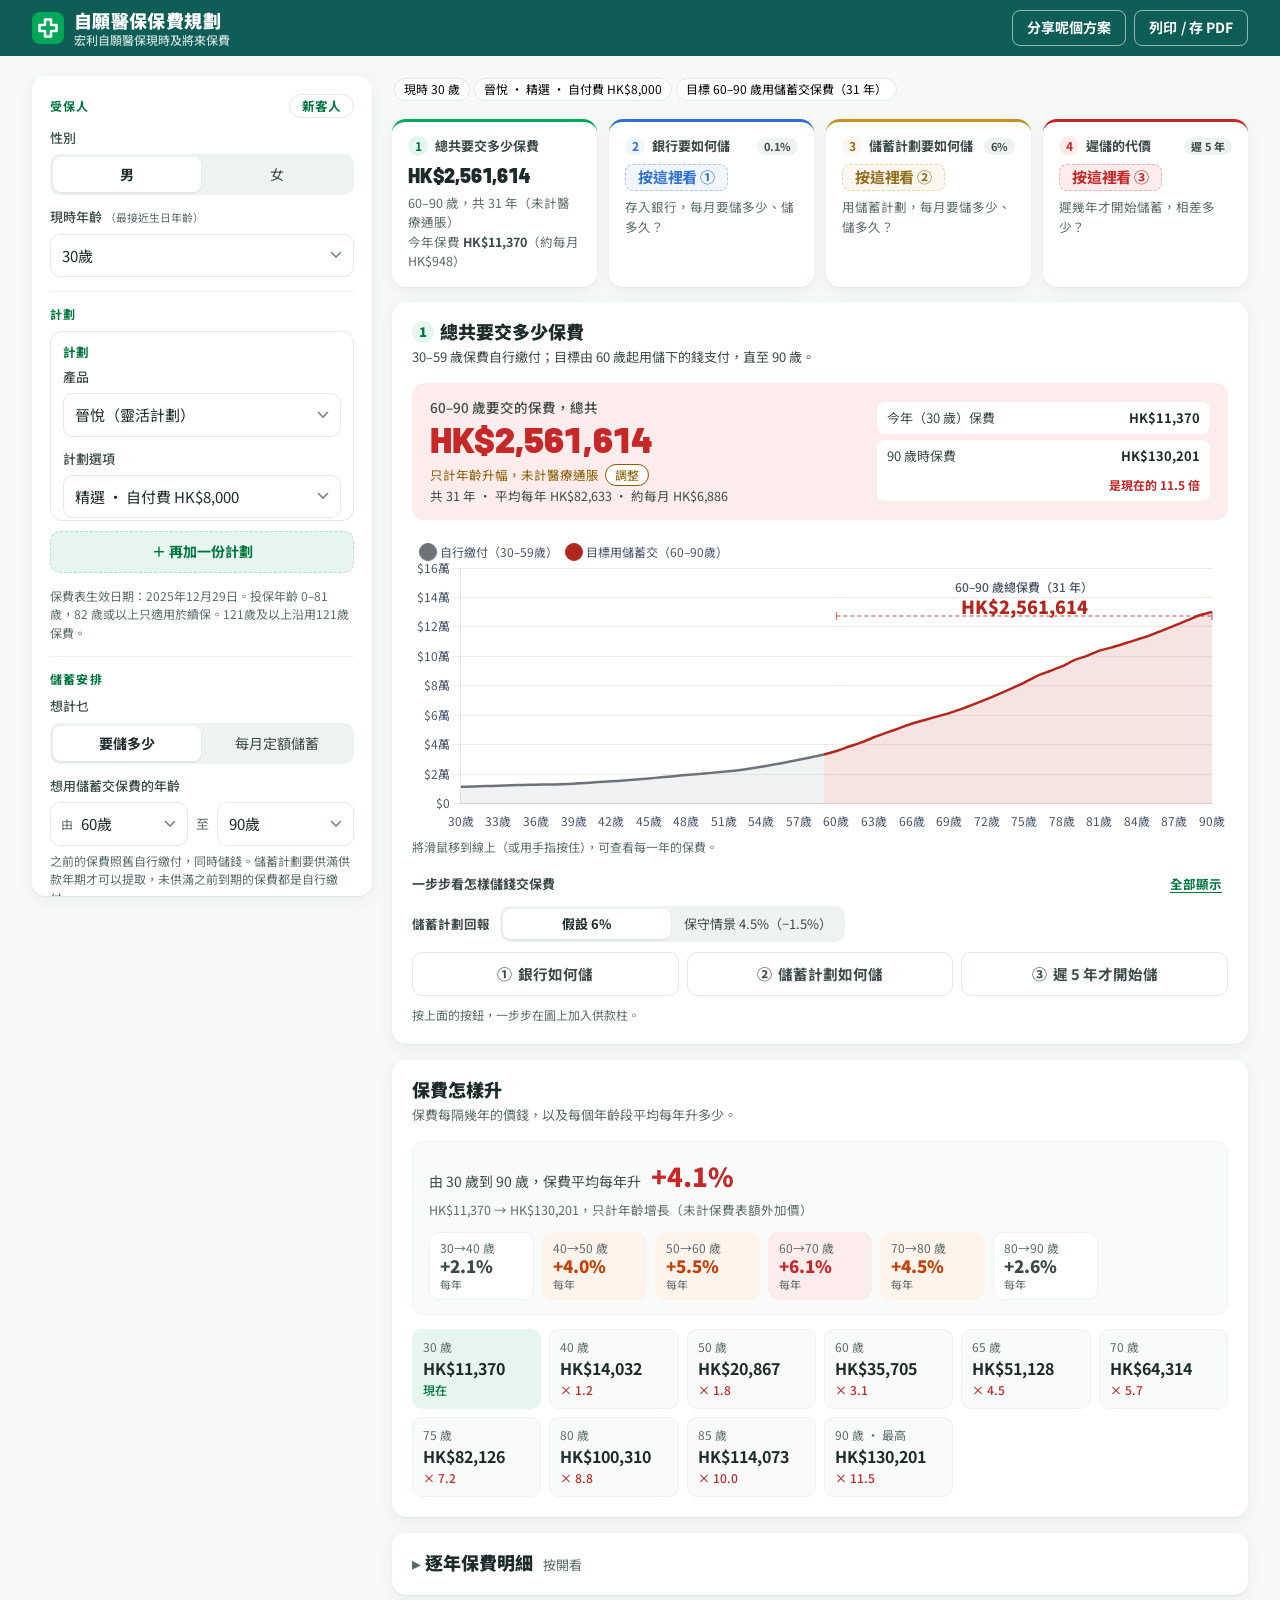
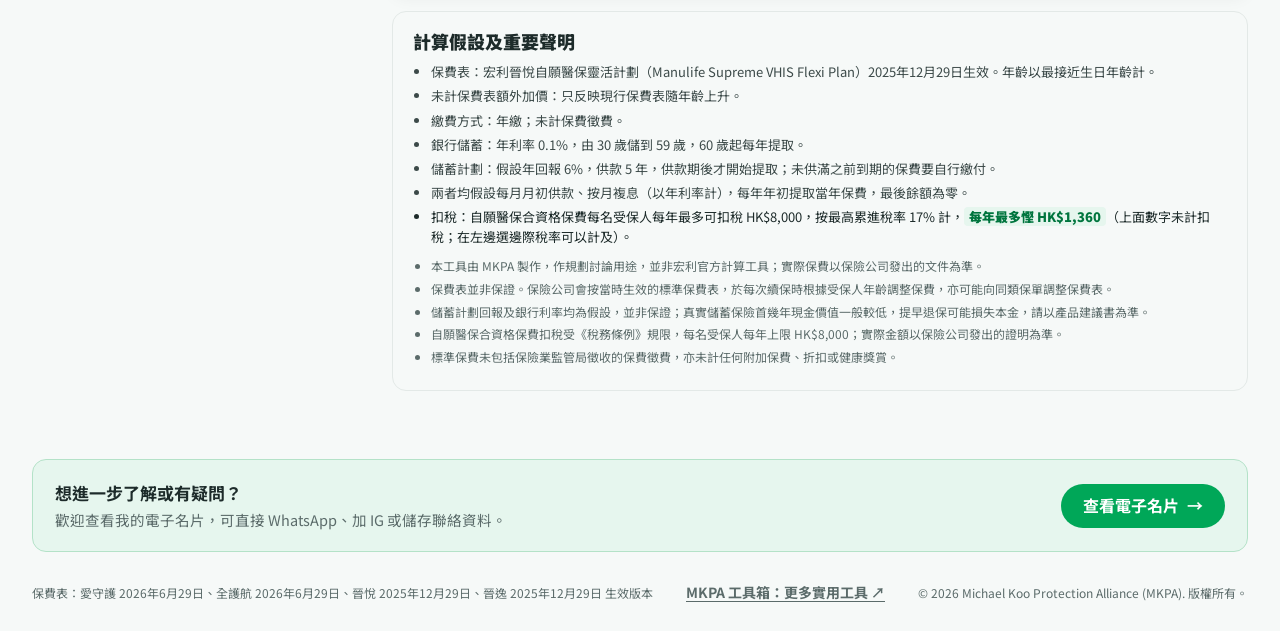
<file: index.html>
<!DOCTYPE html>
<html lang="zh-Hant-HK">
<head>
  <meta charset="UTF-8">
  <meta name="viewport" content="width=device-width, initial-scale=1.0">
  <title>自願醫保保費規劃</title>
<meta name="theme-color" content="#0E5E57">
<link rel="icon" href="favicon.ico" sizes="32x32">
<link rel="icon" href="favicon.svg" type="image/svg+xml">
<link rel="apple-touch-icon" href="apple-touch-icon.png">
<link rel="manifest" href="site.webmanifest">
<link rel="preconnect" href="https://fonts.googleapis.com">
<link rel="preconnect" href="https://fonts.gstatic.com" crossorigin>
<link href="https://fonts.googleapis.com/css2?family=Barlow:wght@500;600;700&family=Noto+Sans+HK:wght@400;500;700;900&display=swap" rel="stylesheet">
  <meta name="description" content="宏利自願醫保：現時保費、將來保費、要儲多少、遲儲的代價">
  <link rel="stylesheet" href="css/style.css">
</head>
<body>
  <header class="topbar mk-header">
    <div class="wrap topbar__inner">
      <div class="topbar__brand">
        <img class="mk-logo" src="favicon.svg" alt="" width="32" height="32">
        <div class="mk-name"><h1>自願醫保保費規劃</h1><small class="mk-sub">宏利自願醫保現時及將來保費</small></div>
      </div>
      <div class="topbar__actions no-print">
        <button type="button" class="mk-share-btn" id="copyLink">分享<span class="mk-long">呢個方案</span></button>
        <button type="button" class="mk-print-btn" id="printBtn">列印<span class="mk-long"> / 存 PDF</span></button>
      </div>
    </div>
  </header>

  <main class="wrap layout">
    <!-- 輸入 -->
    <aside class="panel no-print" aria-label="輸入資料">
      <a class="jump" href="#results">看結果 ↓</a>
      <section class="group">
        <h2 class="group__title group__title--row"><span>受保人</span><button type="button" class="btn-new" id="newClientBtn">新客人</button></h2>
        <div class="field">
          <span class="label">性別</span>
          <div class="seg" role="radiogroup" id="genderSeg">
            <button type="button" role="radio" data-value="M" aria-checked="true">男</button>
            <button type="button" role="radio" data-value="F" aria-checked="false">女</button>
          </div>
        </div>
        <label class="field">
          <span class="label">現時年齡 <small>（最接近生日年齡）</small></span>
          <select id="currentAge"></select>
        </label>
      </section>

      <section class="group">
        <h2 class="group__title">計劃</h2>
        <div class="plan-box">
          <div class="plan-box__head"><span id="planNo1">計劃</span></div>
          <label class="field">
            <span class="label">產品</span>
            <select id="product"></select>
          </label>
          <label class="field">
            <span class="label">計劃選項</span>
            <select id="option"></select>
          </label>
        </div>
        <div id="extraPlans"></div>
        <button type="button" class="btn-add" id="addPlan">＋ 再加一份計劃</button>
        <p class="hint" id="productHint"></p>
      </section>

      <section class="group">
        <h2 class="group__title">儲蓄安排</h2>
        <div class="field">
          <span class="label">想計乜</span>
          <div class="seg" role="radiogroup" id="calcSeg">
            <button type="button" role="radio" data-value="need" aria-checked="true">要儲多少</button>
            <button type="button" role="radio" data-value="fixed" aria-checked="false">每月定額儲蓄</button>
          </div>
        </div>
        <div class="field" id="msWrap" hidden>
          <span class="label">每月儲 <small>（港元）</small></span>
          <div class="range-row range-row--num"><button type="button" class="step" data-for="monthlySaving" data-dir="-1" aria-label="減少">−</button><input type="number" id="monthlySaving" class="num-input" min="0" step="500" inputmode="numeric" value="2000"><button type="button" class="step" data-for="monthlySaving" data-dir="1" aria-label="增加">＋</button></div>
          <p class="hint">計及利息後，看看可支付保費至多少歲。</p>
        </div>
        <div class="field">
          <span class="label" id="ageRangeLabel">想用儲蓄交保費的年齡</span>
          <div class="range-pair">
            <label class="range-pair__item"><span class="range-pair__tag">由</span><select id="startAge" aria-label="由幾歲開始用儲蓄交保費"></select></label>
            <span class="range-pair__dash" aria-hidden="true">至</span>
            <label class="range-pair__item"><select id="endAge" aria-label="交到幾歲"></select></label>
          </div>
          <p class="hint" id="ageRangeHint">之前的保費照舊自行繳付，同時儲錢。儲蓄計劃要供滿供款年期才可以提取，未供滿之前到期的保費都是自行繳付。</p>
        </div>
      </section>

      <details class="adv" id="advBox">
        <summary class="adv__sum"><span class="adv__t">進階設定</span><small class="adv__s" id="advSummary"></small></summary>
        <section class="group group--adv">
          <h2 class="group__title">利率及供款</h2>
        <div class="field">
          <div class="label label--row"><span>銀行儲蓄利率</span><output id="bankRateOut" class="pill pill--bank"></output></div>
          <div class="range-row"><button type="button" class="step" data-for="bankRate" data-dir="-1" aria-label="減少">−</button><input type="range" id="bankRate" min="0" max="8" step="0.1" value="0.1"><button type="button" class="step" data-for="bankRate" data-dir="1" aria-label="增加">＋</button></div>
          <p class="hint">活期儲蓄一般約 0.1%；定期存款利率較高但要鎖定。</p>
        </div>
        <div class="field">
          <div class="label label--row"><span>儲蓄計劃假設年回報</span><output id="planRateOut" class="pill pill--plan"></output></div>
          <div class="range-row"><button type="button" class="step" data-for="planRate" data-dir="-1" aria-label="減少">−</button><input type="range" id="planRate" min="0" max="10" step="0.1" value="6"><button type="button" class="step" data-for="planRate" data-dir="1" aria-label="增加">＋</button></div>
          <p class="hint cons-hint" id="consHint" hidden></p>
        </div>
        <div class="field">
          <div class="label label--row"><span>保守情景：回報減多少</span><output id="consDropOut" class="pill pill--plan"></output></div>
          <div class="range-row"><button type="button" class="step" data-for="consDrop" data-dir="-1" aria-label="減少">−</button><input type="range" id="consDrop" min="0.5" max="3" step="0.5" value="1.5"><button type="button" class="step" data-for="consDrop" data-dir="1" aria-label="增加">＋</button></div>
          <p class="hint">計劃書一般在假設回報上減 1.5% 做較低回報情景；個別產品不同可以在此修改。</p>
        </div>
        <div class="field">
          <div class="label label--row"><span>儲蓄計劃供款年期</span><output id="planYearsOut" class="pill pill--plan"></output></div>
          <div class="range-row"><button type="button" class="step" data-for="planYears" data-dir="-1" aria-label="減少">−</button><input type="range" id="planYears" min="1" max="20" step="1" value="5"><button type="button" class="step" data-for="planYears" data-dir="1" aria-label="增加">＋</button></div>
          <p class="hint">儲蓄保險一般要供滿供款期才可以提取，常見有 2、5、10 年；預設 5 年，按你介紹的產品改。</p>
        </div>
        </section>
        <section class="group group--adv">
          <h2 class="group__title">保費假設</h2>
        <div class="field">
          <div class="label label--row"><span>保費表每年額外加價 <small>（醫療通脹，在年齡升幅之上）</small></span><output id="inflationOut" class="pill"></output></div>
          <div class="range-row"><button type="button" class="step" data-for="inflation" data-dir="-1" aria-label="減少">−</button><input type="range" id="inflation" min="0" max="8" step="0.5" value="0"><button type="button" class="step" data-for="inflation" data-dir="1" aria-label="增加">＋</button></div>
          <div class="combo" id="inflationCombo"></div>
          <p class="hint">保費隨年齡上升的部分，保費表已經計了。這裡是保險公司將整個保費表加價，建議用 0%–3%；0% 即是只按現行保費表。</p>
        </div>
        <div class="field">
          <span class="label">繳費方式</span>
          <div class="seg seg--4" role="radiogroup" id="modeSeg">
            <button type="button" role="radio" data-value="annual" aria-checked="true">年繳</button>
            <button type="button" role="radio" data-value="semi" aria-checked="false">半年</button>
            <button type="button" role="radio" data-value="quarterly" aria-checked="false">季繳</button>
            <button type="button" role="radio" data-value="monthly" aria-checked="false">月繳</button>
          </div>
        </div>
        <label class="field">
            <span class="label">扣稅 <small>（按邊際稅率）</small></span>
            <select id="taxRate">
              <option value="0" selected>不計</option>
              <option value="0.02">2%</option>
              <option value="0.06">6%</option>
              <option value="0.10">10%</option>
              <option value="0.14">14%</option>
              <option value="0.15">15%（標準稅率）</option>
              <option value="0.16">16%（標準稅率）</option>
              <option value="0.17">17%</option>
            </select>
        </label>
        <label class="check">
          <input type="checkbox" id="levy">
          <span>加上保費徵費（0.1%）</span>
        </label>
        </section>
      </details>

      <button type="button" class="btn btn--outline btn--block" id="resetBtn">重設</button>
    </aside>

    <!-- 結果 -->
    <section class="results" id="results" aria-live="polite">
      <div class="errors" id="errors" hidden></div>

      <div id="resultBody">
        <div class="print-only print-meta" id="printMeta"></div>
        <div class="client-line" id="clientLine"></div>

        <div class="kpis">
          <a class="kpi" href="#secFuture">
            <div class="kpi__q"><span class="num">1</span>總共要交多少保費</div>
            <div class="kpi__v" id="kTotal">—</div>
            <div class="kpi__s" id="kTotalSub"></div>
          </a>
          <a class="kpi kpi--bank" href="#secSave" data-step="bank">
            <div class="kpi__q"><span class="num">2</span><span id="kBankTitle">銀行要如何儲</span><span class="kpi__tag" id="kBankTag"></span></div>
            <div class="kpi__v" id="kBank">—</div>
            <div class="kpi__s" id="kBankSub"></div>
          </a>
          <a class="kpi kpi--plan" href="#secSave" data-step="plan">
            <div class="kpi__q"><span class="num">3</span><span id="kPlanTitle">儲蓄計劃要如何儲</span><span class="kpi__tag" id="kPlanTag"></span></div>
            <div class="kpi__v" id="kPlan">—</div>
            <div class="kpi__s" id="kPlanSub"></div>
          </a>
          <a class="kpi kpi--alert" href="#secDelay" data-step="delay">
            <div class="kpi__q"><span class="num">4</span>遲儲的代價<span class="kpi__tag" id="kDelayTag"></span></div>
            <div class="kpi__v" id="kDelay">—</div>
            <div class="kpi__s" id="kDelaySub"></div>
          </a>
        </div>

        <!-- 1：總保費 + 一步步睇點儲 -->
        <section class="card" id="secFuture">
          <header class="card__head">
            <div>
              <h2><span class="num">1</span>總共要交多少保費</h2>
              <p class="card__sub who-line" id="futureWho"></p>
              <p class="card__sub" id="futureSub"></p>
            </div>
          </header>
          <div class="total-hero" id="totalHero"></div>
          <div class="chart chart--tall"><canvas id="premiumChart" aria-label="逐年保費圖"></canvas></div>
          <p class="hint chart-tip no-print">將滑鼠移到線上（或用手指按住），可查看每一年的保費。</p>
          <div class="story no-print" id="story">
            <div class="story__title"><span>一步步看怎樣儲錢交保費</span><button type="button" class="story__all" id="storyAll">全部顯示</button></div>
            <div class="cons-row"><span class="cons-row__t">儲蓄計劃回報</span><div class="seg seg--sm cons-seg" role="radiogroup" data-cons></div></div>
            <div class="story__steps">
              <button type="button" class="story__btn story__btn--bank" data-step="bank" aria-pressed="false"><span class="story__n">①</span><span>銀行如何儲</span></button>
              <button type="button" class="story__btn story__btn--plan" data-step="plan" aria-pressed="false"><span class="story__n">②</span><span>儲蓄計劃如何儲</span></button>
              <button type="button" class="story__btn story__btn--delay" data-step="delay" aria-pressed="false"><span class="story__n">③</span><span id="storyDelayLabel">遲 5 年才開始儲</span></button>
            </div>
          </div>
          <div class="story-notes" id="storyNotes"></div>
        </section>

        <!-- 3 -->
        <section class="card" id="secSave">
          <header class="card__head">
            <div>
              <h2><span class="num">2</span><span class="num">3</span><span id="saveTitle">要儲多少</span></h2>
              <p class="card__sub" id="saveSub"></p>
            </div>
            <div class="seg seg--sm cons-seg no-print" role="radiogroup" data-cons></div>
          </header>
          <div class="compare" id="compare"></div>
          <h3 class="mini-title" id="totalTitle">總共要付出</h3>
          <div class="hbars" id="totalBars"></div>
          <details class="more">
            <summary>看儲蓄戶口餘額變化</summary>
            <p class="card__sub">先儲錢令餘額上升，開始交保費後逐年減少，達到最後一年剛好用完。</p>
            <div class="chart"><canvas id="balanceChart" aria-label="儲蓄餘額圖"></canvas></div>
          </details>
        </section>

        <!-- 4 -->
        <section class="card" id="secDelay">
          <header class="card__head card__head--wrap">
            <div>
              <h2><span class="num num--alert">4</span>遲儲的代價</h2>
              <p class="card__sub" id="delaySub"></p>
            </div>
            <div class="seg seg--tabs no-print" role="radiogroup" id="delayTabs">
              <button type="button" role="radio" data-value="plan" aria-checked="true">儲蓄計劃</button>
              <button type="button" role="radio" data-value="bank" aria-checked="false">銀行儲蓄</button>
            </div>
          </header>
          <div class="delay-lead" id="delayLead"></div>
          <div class="ladder" id="delayLadder"></div>
          <p class="hint ladder-note"><span class="key key--base" id="keyBase"></span><span id="keyBaseText">現在開始每月要儲</span>　<span class="key key--extra"></span><span id="keyExtraText">遲了每月要多儲</span></p>
          <div class="nosave" id="noSave"></div>
        </section>

        <!-- 保費點樣升 -->
        <section class="card" id="secGrowth">
          <header class="card__head">
            <div>
              <h2>保費怎樣升</h2>
              <p class="card__sub">保費每隔幾年的價錢，以及每個年齡段平均每年升多少。</p>
            </div>
          </header>
          <div id="growth"></div>
          <div class="milestones" id="milestones"></div>
        </section>

        <!-- 明細 -->
        <section class="card">
          <details id="detailBox">
            <summary><h2>逐年保費明細</h2><span class="card__sub">按開看</span></summary>
            <p class="hint" id="detailNote"></p>
            <div class="table-wrap"><table class="detail" id="detailTable"></table></div>
          </details>
        </section>

        <section class="card card--quiet">
          <h2>計算假設及重要聲明</h2>
          <ul class="assume" id="assumptions"></ul>
          <ul class="disclaimer">
            <li>本工具由 MKPA 製作，作規劃討論用途，並非宏利官方計算工具；實際保費以保險公司發出的文件為準。</li>
            <li>保費表並非保證。保險公司會按當時生效的標準保費表，於每次續保時根據受保人年齡調整保費，亦可能向同類保單調整保費表。</li>
            <li>儲蓄計劃回報及銀行利率均為假設，並非保證；真實儲蓄保險首幾年現金價值一般較低，提早退保可能損失本金，請以產品建議書為準。</li>
            <li>自願醫保合資格保費扣稅受《稅務條例》規限，每名受保人每年上限 HK$8,000；實際金額以保險公司發出的證明為準。</li>
            <li>標準保費未包括保險業監管局徵收的保費徵費，亦未計任何附加保費、折扣或健康獎賞。</li>
          </ul>
        </section>
      </div>
    </section>
  </main>

  <footer class="footer">
    <div class="wrap">
      <div class="mk-ecard">
        <div class="mk-ecard-txt"><b>想進一步了解或有疑問？</b><span>歡迎查看我的電子名片，可直接 WhatsApp、加 IG 或儲存聯絡資料。</span></div>
        <a class="mk-ecard-btn" href="https://api.portfoplus.com/api/v1/adviser/5e41564ab3b1bc00153394db?m=link&amp;r=adviser" target="_blank" rel="noopener">查看電子名片 <span aria-hidden="true">→</span></a>
        <div class="mk-ecard-qr"><svg viewBox="0 0 41 41" width="90" height="90" shape-rendering="crispEdges" aria-label="電子名片二維碼"><rect width="41" height="41" fill="#fff"/><path d="M2,2h1v1h-1zM3,2h1v1h-1zM4,2h1v1h-1zM5,2h1v1h-1zM6,2h1v1h-1zM7,2h1v1h-1zM8,2h1v1h-1zM11,2h1v1h-1zM16,2h1v1h-1zM19,2h1v1h-1zM20,2h1v1h-1zM21,2h1v1h-1zM22,2h1v1h-1zM25,2h1v1h-1zM28,2h1v1h-1zM32,2h1v1h-1zM33,2h1v1h-1zM34,2h1v1h-1zM35,2h1v1h-1zM36,2h1v1h-1zM37,2h1v1h-1zM38,2h1v1h-1zM2,3h1v1h-1zM8,3h1v1h-1zM11,3h1v1h-1zM15,3h1v1h-1zM16,3h1v1h-1zM18,3h1v1h-1zM19,3h1v1h-1zM22,3h1v1h-1zM24,3h1v1h-1zM28,3h1v1h-1zM29,3h1v1h-1zM32,3h1v1h-1zM38,3h1v1h-1zM2,4h1v1h-1zM4,4h1v1h-1zM5,4h1v1h-1zM6,4h1v1h-1zM8,4h1v1h-1zM10,4h1v1h-1zM14,4h1v1h-1zM22,4h1v1h-1zM23,4h1v1h-1zM24,4h1v1h-1zM25,4h1v1h-1zM29,4h1v1h-1zM32,4h1v1h-1zM34,4h1v1h-1zM35,4h1v1h-1zM36,4h1v1h-1zM38,4h1v1h-1zM2,5h1v1h-1zM4,5h1v1h-1zM5,5h1v1h-1zM6,5h1v1h-1zM8,5h1v1h-1zM10,5h1v1h-1zM11,5h1v1h-1zM14,5h1v1h-1zM18,5h1v1h-1zM19,5h1v1h-1zM21,5h1v1h-1zM24,5h1v1h-1zM25,5h1v1h-1zM26,5h1v1h-1zM27,5h1v1h-1zM28,5h1v1h-1zM29,5h1v1h-1zM30,5h1v1h-1zM32,5h1v1h-1zM34,5h1v1h-1zM35,5h1v1h-1zM36,5h1v1h-1zM38,5h1v1h-1zM2,6h1v1h-1zM4,6h1v1h-1zM5,6h1v1h-1zM6,6h1v1h-1zM8,6h1v1h-1zM10,6h1v1h-1zM11,6h1v1h-1zM16,6h1v1h-1zM17,6h1v1h-1zM20,6h1v1h-1zM21,6h1v1h-1zM25,6h1v1h-1zM30,6h1v1h-1zM32,6h1v1h-1zM34,6h1v1h-1zM35,6h1v1h-1zM36,6h1v1h-1zM38,6h1v1h-1zM2,7h1v1h-1zM8,7h1v1h-1zM10,7h1v1h-1zM12,7h1v1h-1zM14,7h1v1h-1zM20,7h1v1h-1zM22,7h1v1h-1zM23,7h1v1h-1zM24,7h1v1h-1zM29,7h1v1h-1zM32,7h1v1h-1zM38,7h1v1h-1zM2,8h1v1h-1zM3,8h1v1h-1zM4,8h1v1h-1zM5,8h1v1h-1zM6,8h1v1h-1zM7,8h1v1h-1zM8,8h1v1h-1zM10,8h1v1h-1zM12,8h1v1h-1zM14,8h1v1h-1zM16,8h1v1h-1zM18,8h1v1h-1zM20,8h1v1h-1zM22,8h1v1h-1zM24,8h1v1h-1zM26,8h1v1h-1zM28,8h1v1h-1zM30,8h1v1h-1zM32,8h1v1h-1zM33,8h1v1h-1zM34,8h1v1h-1zM35,8h1v1h-1zM36,8h1v1h-1zM37,8h1v1h-1zM38,8h1v1h-1zM10,9h1v1h-1zM11,9h1v1h-1zM12,9h1v1h-1zM13,9h1v1h-1zM15,9h1v1h-1zM16,9h1v1h-1zM17,9h1v1h-1zM23,9h1v1h-1zM24,9h1v1h-1zM25,9h1v1h-1zM26,9h1v1h-1zM28,9h1v1h-1zM2,10h1v1h-1zM4,10h1v1h-1zM5,10h1v1h-1zM6,10h1v1h-1zM7,10h1v1h-1zM8,10h1v1h-1zM15,10h1v1h-1zM16,10h1v1h-1zM17,10h1v1h-1zM19,10h1v1h-1zM22,10h1v1h-1zM27,10h1v1h-1zM29,10h1v1h-1zM30,10h1v1h-1zM32,10h1v1h-1zM33,10h1v1h-1zM34,10h1v1h-1zM35,10h1v1h-1zM36,10h1v1h-1zM2,11h1v1h-1zM3,11h1v1h-1zM4,11h1v1h-1zM7,11h1v1h-1zM9,11h1v1h-1zM11,11h1v1h-1zM13,11h1v1h-1zM16,11h1v1h-1zM17,11h1v1h-1zM18,11h1v1h-1zM20,11h1v1h-1zM21,11h1v1h-1zM24,11h1v1h-1zM25,11h1v1h-1zM26,11h1v1h-1zM28,11h1v1h-1zM31,11h1v1h-1zM37,11h1v1h-1zM3,12h1v1h-1zM4,12h1v1h-1zM5,12h1v1h-1zM8,12h1v1h-1zM11,12h1v1h-1zM15,12h1v1h-1zM16,12h1v1h-1zM20,12h1v1h-1zM23,12h1v1h-1zM24,12h1v1h-1zM26,12h1v1h-1zM27,12h1v1h-1zM28,12h1v1h-1zM29,12h1v1h-1zM32,12h1v1h-1zM34,12h1v1h-1zM35,12h1v1h-1zM37,12h1v1h-1zM38,12h1v1h-1zM2,13h1v1h-1zM4,13h1v1h-1zM5,13h1v1h-1zM7,13h1v1h-1zM11,13h1v1h-1zM14,13h1v1h-1zM16,13h1v1h-1zM18,13h1v1h-1zM21,13h1v1h-1zM23,13h1v1h-1zM24,13h1v1h-1zM25,13h1v1h-1zM26,13h1v1h-1zM29,13h1v1h-1zM31,13h1v1h-1zM32,13h1v1h-1zM35,13h1v1h-1zM38,13h1v1h-1zM4,14h1v1h-1zM5,14h1v1h-1zM8,14h1v1h-1zM11,14h1v1h-1zM13,14h1v1h-1zM14,14h1v1h-1zM15,14h1v1h-1zM19,14h1v1h-1zM22,14h1v1h-1zM26,14h1v1h-1zM27,14h1v1h-1zM28,14h1v1h-1zM29,14h1v1h-1zM30,14h1v1h-1zM31,14h1v1h-1zM32,14h1v1h-1zM34,14h1v1h-1zM36,14h1v1h-1zM37,14h1v1h-1zM38,14h1v1h-1zM3,15h1v1h-1zM5,15h1v1h-1zM6,15h1v1h-1zM7,15h1v1h-1zM9,15h1v1h-1zM10,15h1v1h-1zM13,15h1v1h-1zM14,15h1v1h-1zM15,15h1v1h-1zM20,15h1v1h-1zM21,15h1v1h-1zM25,15h1v1h-1zM30,15h1v1h-1zM31,15h1v1h-1zM33,15h1v1h-1zM37,15h1v1h-1zM2,16h1v1h-1zM3,16h1v1h-1zM6,16h1v1h-1zM8,16h1v1h-1zM10,16h1v1h-1zM15,16h1v1h-1zM17,16h1v1h-1zM23,16h1v1h-1zM24,16h1v1h-1zM26,16h1v1h-1zM28,16h1v1h-1zM29,16h1v1h-1zM30,16h1v1h-1zM32,16h1v1h-1zM33,16h1v1h-1zM34,16h1v1h-1zM35,16h1v1h-1zM38,16h1v1h-1zM2,17h1v1h-1zM5,17h1v1h-1zM6,17h1v1h-1zM7,17h1v1h-1zM10,17h1v1h-1zM12,17h1v1h-1zM13,17h1v1h-1zM14,17h1v1h-1zM16,17h1v1h-1zM20,17h1v1h-1zM21,17h1v1h-1zM22,17h1v1h-1zM23,17h1v1h-1zM24,17h1v1h-1zM25,17h1v1h-1zM28,17h1v1h-1zM30,17h1v1h-1zM31,17h1v1h-1zM33,17h1v1h-1zM34,17h1v1h-1zM37,17h1v1h-1zM38,17h1v1h-1zM5,18h1v1h-1zM6,18h1v1h-1zM7,18h1v1h-1zM8,18h1v1h-1zM9,18h1v1h-1zM10,18h1v1h-1zM12,18h1v1h-1zM14,18h1v1h-1zM16,18h1v1h-1zM17,18h1v1h-1zM19,18h1v1h-1zM22,18h1v1h-1zM24,18h1v1h-1zM25,18h1v1h-1zM26,18h1v1h-1zM27,18h1v1h-1zM30,18h1v1h-1zM31,18h1v1h-1zM32,18h1v1h-1zM34,18h1v1h-1zM36,18h1v1h-1zM37,18h1v1h-1zM38,18h1v1h-1zM2,19h1v1h-1zM3,19h1v1h-1zM5,19h1v1h-1zM9,19h1v1h-1zM13,19h1v1h-1zM14,19h1v1h-1zM16,19h1v1h-1zM17,19h1v1h-1zM21,19h1v1h-1zM22,19h1v1h-1zM25,19h1v1h-1zM27,19h1v1h-1zM28,19h1v1h-1zM33,19h1v1h-1zM35,19h1v1h-1zM37,19h1v1h-1zM3,20h1v1h-1zM4,20h1v1h-1zM5,20h1v1h-1zM6,20h1v1h-1zM8,20h1v1h-1zM10,20h1v1h-1zM11,20h1v1h-1zM12,20h1v1h-1zM13,20h1v1h-1zM14,20h1v1h-1zM15,20h1v1h-1zM17,20h1v1h-1zM24,20h1v1h-1zM26,20h1v1h-1zM27,20h1v1h-1zM28,20h1v1h-1zM29,20h1v1h-1zM30,20h1v1h-1zM32,20h1v1h-1zM33,20h1v1h-1zM37,20h1v1h-1zM38,20h1v1h-1zM4,21h1v1h-1zM6,21h1v1h-1zM7,21h1v1h-1zM15,21h1v1h-1zM20,21h1v1h-1zM21,21h1v1h-1zM22,21h1v1h-1zM23,21h1v1h-1zM24,21h1v1h-1zM28,21h1v1h-1zM32,21h1v1h-1zM35,21h1v1h-1zM38,21h1v1h-1zM2,22h1v1h-1zM3,22h1v1h-1zM4,22h1v1h-1zM5,22h1v1h-1zM6,22h1v1h-1zM8,22h1v1h-1zM11,22h1v1h-1zM12,22h1v1h-1zM14,22h1v1h-1zM16,22h1v1h-1zM17,22h1v1h-1zM18,22h1v1h-1zM19,22h1v1h-1zM22,22h1v1h-1zM24,22h1v1h-1zM26,22h1v1h-1zM27,22h1v1h-1zM28,22h1v1h-1zM29,22h1v1h-1zM31,22h1v1h-1zM32,22h1v1h-1zM34,22h1v1h-1zM36,22h1v1h-1zM3,23h1v1h-1zM4,23h1v1h-1zM9,23h1v1h-1zM10,23h1v1h-1zM11,23h1v1h-1zM12,23h1v1h-1zM16,23h1v1h-1zM18,23h1v1h-1zM21,23h1v1h-1zM22,23h1v1h-1zM25,23h1v1h-1zM26,23h1v1h-1zM28,23h1v1h-1zM30,23h1v1h-1zM35,23h1v1h-1zM3,24h1v1h-1zM5,24h1v1h-1zM8,24h1v1h-1zM10,24h1v1h-1zM11,24h1v1h-1zM13,24h1v1h-1zM14,24h1v1h-1zM15,24h1v1h-1zM16,24h1v1h-1zM17,24h1v1h-1zM18,24h1v1h-1zM19,24h1v1h-1zM22,24h1v1h-1zM23,24h1v1h-1zM24,24h1v1h-1zM27,24h1v1h-1zM29,24h1v1h-1zM32,24h1v1h-1zM33,24h1v1h-1zM34,24h1v1h-1zM35,24h1v1h-1zM37,24h1v1h-1zM38,24h1v1h-1zM3,25h1v1h-1zM5,25h1v1h-1zM7,25h1v1h-1zM9,25h1v1h-1zM12,25h1v1h-1zM14,25h1v1h-1zM17,25h1v1h-1zM18,25h1v1h-1zM20,25h1v1h-1zM21,25h1v1h-1zM22,25h1v1h-1zM23,25h1v1h-1zM25,25h1v1h-1zM26,25h1v1h-1zM28,25h1v1h-1zM29,25h1v1h-1zM33,25h1v1h-1zM34,25h1v1h-1zM37,25h1v1h-1zM38,25h1v1h-1zM3,26h1v1h-1zM8,26h1v1h-1zM9,26h1v1h-1zM12,26h1v1h-1zM14,26h1v1h-1zM16,26h1v1h-1zM17,26h1v1h-1zM18,26h1v1h-1zM19,26h1v1h-1zM21,26h1v1h-1zM24,26h1v1h-1zM26,26h1v1h-1zM27,26h1v1h-1zM29,26h1v1h-1zM32,26h1v1h-1zM34,26h1v1h-1zM36,26h1v1h-1zM37,26h1v1h-1zM38,26h1v1h-1zM2,27h1v1h-1zM3,27h1v1h-1zM6,27h1v1h-1zM7,27h1v1h-1zM10,27h1v1h-1zM11,27h1v1h-1zM13,27h1v1h-1zM18,27h1v1h-1zM20,27h1v1h-1zM21,27h1v1h-1zM23,27h1v1h-1zM25,27h1v1h-1zM28,27h1v1h-1zM30,27h1v1h-1zM31,27h1v1h-1zM33,27h1v1h-1zM2,28h1v1h-1zM4,28h1v1h-1zM6,28h1v1h-1zM8,28h1v1h-1zM12,28h1v1h-1zM14,28h1v1h-1zM15,28h1v1h-1zM17,28h1v1h-1zM18,28h1v1h-1zM19,28h1v1h-1zM22,28h1v1h-1zM23,28h1v1h-1zM26,28h1v1h-1zM29,28h1v1h-1zM37,28h1v1h-1zM38,28h1v1h-1zM2,29h1v1h-1zM7,29h1v1h-1zM9,29h1v1h-1zM12,29h1v1h-1zM14,29h1v1h-1zM15,29h1v1h-1zM16,29h1v1h-1zM17,29h1v1h-1zM18,29h1v1h-1zM20,29h1v1h-1zM21,29h1v1h-1zM23,29h1v1h-1zM24,29h1v1h-1zM31,29h1v1h-1zM32,29h1v1h-1zM33,29h1v1h-1zM35,29h1v1h-1zM37,29h1v1h-1zM2,30h1v1h-1zM4,30h1v1h-1zM5,30h1v1h-1zM6,30h1v1h-1zM7,30h1v1h-1zM8,30h1v1h-1zM9,30h1v1h-1zM13,30h1v1h-1zM14,30h1v1h-1zM15,30h1v1h-1zM16,30h1v1h-1zM17,30h1v1h-1zM19,30h1v1h-1zM21,30h1v1h-1zM24,30h1v1h-1zM27,30h1v1h-1zM28,30h1v1h-1zM29,30h1v1h-1zM30,30h1v1h-1zM31,30h1v1h-1zM32,30h1v1h-1zM33,30h1v1h-1zM34,30h1v1h-1zM36,30h1v1h-1zM38,30h1v1h-1zM10,31h1v1h-1zM12,31h1v1h-1zM14,31h1v1h-1zM18,31h1v1h-1zM19,31h1v1h-1zM20,31h1v1h-1zM21,31h1v1h-1zM24,31h1v1h-1zM25,31h1v1h-1zM30,31h1v1h-1zM34,31h1v1h-1zM35,31h1v1h-1zM37,31h1v1h-1zM2,32h1v1h-1zM3,32h1v1h-1zM4,32h1v1h-1zM5,32h1v1h-1zM6,32h1v1h-1zM7,32h1v1h-1zM8,32h1v1h-1zM17,32h1v1h-1zM18,32h1v1h-1zM20,32h1v1h-1zM22,32h1v1h-1zM23,32h1v1h-1zM27,32h1v1h-1zM30,32h1v1h-1zM32,32h1v1h-1zM34,32h1v1h-1zM36,32h1v1h-1zM38,32h1v1h-1zM2,33h1v1h-1zM8,33h1v1h-1zM10,33h1v1h-1zM11,33h1v1h-1zM14,33h1v1h-1zM15,33h1v1h-1zM23,33h1v1h-1zM24,33h1v1h-1zM28,33h1v1h-1zM30,33h1v1h-1zM34,33h1v1h-1zM35,33h1v1h-1zM37,33h1v1h-1zM2,34h1v1h-1zM4,34h1v1h-1zM5,34h1v1h-1zM6,34h1v1h-1zM8,34h1v1h-1zM10,34h1v1h-1zM12,34h1v1h-1zM14,34h1v1h-1zM16,34h1v1h-1zM17,34h1v1h-1zM19,34h1v1h-1zM21,34h1v1h-1zM24,34h1v1h-1zM27,34h1v1h-1zM29,34h1v1h-1zM30,34h1v1h-1zM31,34h1v1h-1zM32,34h1v1h-1zM33,34h1v1h-1zM34,34h1v1h-1zM36,34h1v1h-1zM37,34h1v1h-1zM2,35h1v1h-1zM4,35h1v1h-1zM5,35h1v1h-1zM6,35h1v1h-1zM8,35h1v1h-1zM10,35h1v1h-1zM11,35h1v1h-1zM12,35h1v1h-1zM15,35h1v1h-1zM16,35h1v1h-1zM18,35h1v1h-1zM19,35h1v1h-1zM21,35h1v1h-1zM22,35h1v1h-1zM23,35h1v1h-1zM25,35h1v1h-1zM26,35h1v1h-1zM27,35h1v1h-1zM28,35h1v1h-1zM29,35h1v1h-1zM30,35h1v1h-1zM32,35h1v1h-1zM34,35h1v1h-1zM37,35h1v1h-1zM38,35h1v1h-1zM2,36h1v1h-1zM4,36h1v1h-1zM5,36h1v1h-1zM6,36h1v1h-1zM8,36h1v1h-1zM10,36h1v1h-1zM12,36h1v1h-1zM16,36h1v1h-1zM17,36h1v1h-1zM18,36h1v1h-1zM20,36h1v1h-1zM23,36h1v1h-1zM28,36h1v1h-1zM30,36h1v1h-1zM35,36h1v1h-1zM36,36h1v1h-1zM37,36h1v1h-1zM38,36h1v1h-1zM2,37h1v1h-1zM8,37h1v1h-1zM11,37h1v1h-1zM14,37h1v1h-1zM15,37h1v1h-1zM21,37h1v1h-1zM22,37h1v1h-1zM23,37h1v1h-1zM26,37h1v1h-1zM29,37h1v1h-1zM30,37h1v1h-1zM32,37h1v1h-1zM34,37h1v1h-1zM35,37h1v1h-1zM38,37h1v1h-1zM2,38h1v1h-1zM3,38h1v1h-1zM4,38h1v1h-1zM5,38h1v1h-1zM6,38h1v1h-1zM7,38h1v1h-1zM8,38h1v1h-1zM10,38h1v1h-1zM12,38h1v1h-1zM13,38h1v1h-1zM15,38h1v1h-1zM17,38h1v1h-1zM18,38h1v1h-1zM19,38h1v1h-1zM21,38h1v1h-1zM24,38h1v1h-1zM25,38h1v1h-1zM27,38h1v1h-1zM28,38h1v1h-1zM31,38h1v1h-1zM32,38h1v1h-1zM34,38h1v1h-1zM36,38h1v1h-1zM37,38h1v1h-1zM38,38h1v1h-1z" fill="#000"/></svg></div>
      </div>
      <div class="footer__row">
        <span>保費表：<span id="dataInfo"></span></span>
        <p class="mk-home-link"><a href="https://mkpa.netlify.app/" target="_blank" rel="noopener">MKPA 工具箱：更多實用工具 ↗</a></p>
        <p class="mk-copy">© <span class="mk-year">2026</span> Michael Koo Protection Alliance (MKPA). 版權所有。</p>
      </div>
    </div>
  </footer>

  <div class="toast" id="toast" role="status" hidden></div>

  <script src="vendor/chart-4.4.1.umd.js"></script>
  <script src="data/premiums.js"></script>
  <script src="js/calc.js"></script>
  <script src="js/app.js"></script>
<script>
(function(){var d=new Date();
document.querySelectorAll('.mk-year').forEach(function(e){e.textContent=d.getFullYear();});
document.querySelectorAll('.mk-print-date').forEach(function(e){e.textContent=d.getFullYear()+' 年 '+(d.getMonth()+1)+' 月 '+d.getDate()+' 日';});})();
</script>
<!-- MKPA 列印保護（由 _standard/snippets.html 複製）：iPhone 主畫面 app 模式、WhatsApp／IG／Facebook／微信等 app 內置瀏覽器唔支援列印，撳「列印」時改為提示用 Safari／Chrome 開 -->
<script>
(function(){
  var ua=navigator.userAgent||"";
  function blocked(){
    var inApp=/FBAN|FBAV|FB_IAB|Instagram|Line\/|WhatsApp|MicroMessenger|WeChat|Messenger|Threads|Snapchat|TikTok|BytedanceWebview/i.test(ua);
    var standalone=window.navigator.standalone===true||(window.matchMedia&&matchMedia("(display-mode: standalone)").matches&&/iPhone|iPad|iPod/i.test(ua));
    return inApp||standalone;
  }
  function help(){
    var old=document.querySelector(".mk-printhelp"); if(old) old.remove();
    var d=document.createElement("div"); d.className="mk-printhelp"; d.setAttribute("role","dialog"); d.setAttribute("aria-label","列印提示");
    d.innerHTML='<p><b>此畫面不支援列印</b>從主畫面圖示或 WhatsApp、IG 等應用程式開啟時，手機無法列印。請按「複製連結」，貼到 Safari 或 Chrome 開啟，再按「列印 / 存 PDF」。</p><div><button type="button" class="mk-printhelp-copy">複製連結</button><button type="button" class="mk-printhelp-close">知道了</button></div>';
    document.body.appendChild(d);
    d.querySelector(".mk-printhelp-close").onclick=function(){d.remove();};
    d.querySelector(".mk-printhelp-copy").onclick=function(){
      var b=this,u=location.href,ok=function(){b.textContent="已複製";};
      if(navigator.clipboard&&navigator.clipboard.writeText){navigator.clipboard.writeText(u).then(ok,function(){prompt("請複製這條連結：",u);});}else{prompt("請複製這條連結：",u);}
    };
  }
  window.mkPrintBlocked=blocked; window.mkPrintHelp=help;
  document.addEventListener("click",function(e){
    var t=e.target&&e.target.closest&&e.target.closest(".mk-print-btn");
    if(!t||!blocked()) return;
    e.preventDefault(); e.stopImmediatePropagation(); help();
  },true);
})();
</script>
<!-- /MKPA 列印保護 -->
</body>
</html>
</file>
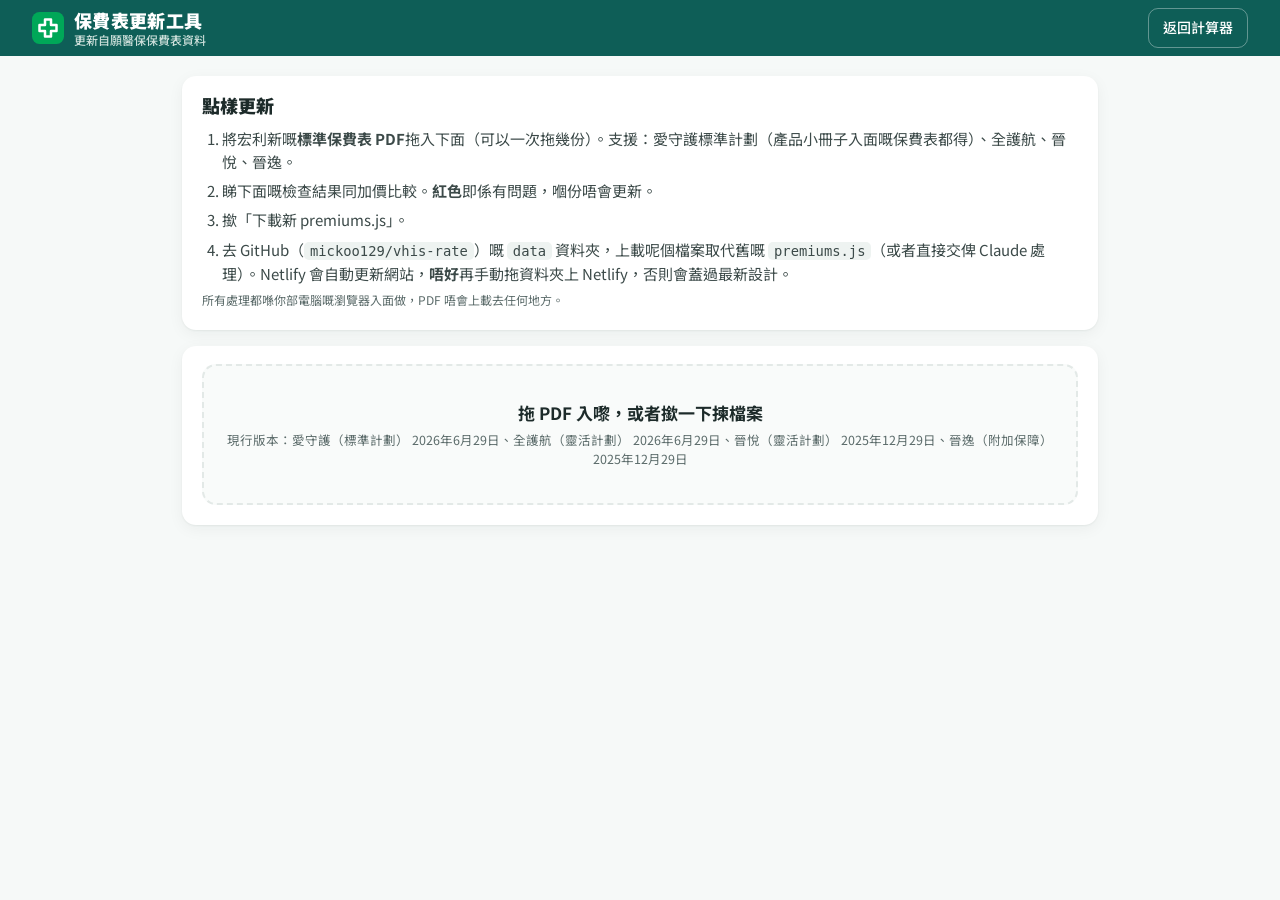
<file: update.html>
<!DOCTYPE html>
<html lang="zh-Hant-HK">
<head>
  <meta charset="UTF-8">
  <meta name="viewport" content="width=device-width, initial-scale=1.0">
  <meta name="robots" content="noindex">
  <title>保費表更新工具</title>
<meta name="theme-color" content="#0E5E57">
<link rel="icon" href="favicon.ico" sizes="32x32">
<link rel="icon" href="favicon.svg" type="image/svg+xml">
<link rel="apple-touch-icon" href="apple-touch-icon.png">
<link rel="manifest" href="site.webmanifest">
<link rel="preconnect" href="https://fonts.googleapis.com">
<link rel="preconnect" href="https://fonts.gstatic.com" crossorigin>
<link href="https://fonts.googleapis.com/css2?family=Barlow:wght@500;600;700&family=Noto+Sans+HK:wght@400;500;700;900&display=swap" rel="stylesheet">
  <link rel="stylesheet" href="css/style.css">
</head>
<body>
  <header class="topbar mk-header">
    <div class="wrap topbar__inner">
      <div class="topbar__brand">
        <img class="mk-logo" src="favicon.svg" alt="" width="32" height="32">
        <div class="mk-name"><h1>保費表更新工具</h1><small class="mk-sub">更新自願醫保保費表資料</small></div>
      </div>
      <div class="topbar__actions"><a class="btn btn--ghost" href="index.html">返回計算器</a></div>
    </div>
  </header>

  <main class="wrap upd">
    <section class="card">
      <h2>點樣更新</h2>
      <ol class="steps">
        <li>將宏利新嘅<strong>標準保費表 PDF</strong>拖入下面（可以一次拖幾份）。支援：愛守護標準計劃（產品小冊子入面嘅保費表都得）、全護航、晉悅、晉逸。</li>
        <li>睇下面嘅檢查結果同加價比較。<strong>紅色</strong>即係有問題，嗰份唔會更新。</li>
        <li>撳「下載新 premiums.js」。</li>
        <li>去 GitHub（<code>mickoo129/vhis-rate</code>）嘅 <code>data</code> 資料夾，上載呢個檔案取代舊嘅 <code>premiums.js</code>（或者直接交俾 Claude 處理）。Netlify 會自動更新網站，<strong>唔好</strong>再手動拖資料夾上 Netlify，否則會蓋過最新設計。</li>
      </ol>
      <p class="hint">所有處理都喺你部電腦嘅瀏覽器入面做，PDF 唔會上載去任何地方。</p>
    </section>

    <section class="card">
      <label class="drop" id="drop">
        <input type="file" id="files" accept="application/pdf" multiple>
        <span class="drop__big">拖 PDF 入嚟，或者撳一下揀檔案</span>
        <span class="drop__small">現行版本：<span id="current"></span></span>
      </label>
      <div id="reports"></div>
      <div class="upd__actions" id="actions" hidden>
        <button type="button" class="btn btn--primary" id="download">下載新 premiums.js</button>
        <span class="hint" id="actionHint"></span>
      </div>
    </section>
  </main>

  <script src="vendor/pdf-3.11.174.min.js"></script>
  <script src="data/premiums.js"></script>
  <script src="js/parser.js"></script>
  <script src="js/update.js"></script>
</body>
</html>
</file>
<file: css/style.css>
:root {
  --bg: #F6F9F8;
  --surface: #ffffff;
  --ink: #1D2B2A;
  --ink-2: #3C4A49;
  --ink-3: #5B6B6A;
  --line: #E3E9E7;
  --line-2: #EEF3F1;
  --brand: #00753E;
  --brand-fill: #00A758;
  --brand-2: #0E5E57;
  --brand-soft: #E6F6EE;
  --premium: #C62828;
  --premium-soft: #FDECEC;
  --prep: var(--mk-cat-7);
  --bank: var(--mk-cat-1-ink);
  --bank-soft: var(--mk-cat-1-soft);
  --plan: var(--mk-cat-5-ink);
  --plan-soft: var(--mk-cat-5-soft);
  --radius: 14px;
  --shadow: 0 1px 2px rgba(29, 43, 42, .06), 0 4px 16px rgba(29, 43, 42, .05);
  --font: "Noto Sans HK", "PingFang HK", "Microsoft JhengHei", system-ui, sans-serif;
  --num: "Barlow", "Noto Sans HK", system-ui, sans-serif;
}

* { box-sizing: border-box; }
html { -webkit-text-size-adjust: 100%; }
body {
  margin: 0;
  background: var(--bg);
  color: var(--ink);
  font-family: var(--font);
  font-size: 15px;
  line-height: 1.55;
}
.wrap { max-width: calc(1320px + 2 * clamp(16px, 3vw, 32px)); margin: 0 auto; padding: 0 clamp(16px, 3vw, 32px); }
h1, h2, h3 { margin: 0; line-height: 1.25; }
small { font-weight: 400; color: var(--ink-3); }
.num, .kpi__v, td, output { font-variant-numeric: tabular-nums; }
.kpi__v, .total-hero__main b { font-family: var(--num); }

/* 頂部 */
.topbar { position: sticky; top: 0; z-index: 40; }
.topbar__inner { display: flex; align-items: center; justify-content: space-between; gap: 12px; min-height: 56px; padding-top: 8px; padding-bottom: 8px; }
.topbar h1 { font-size: 18px; font-weight: 900; letter-spacing: .02em; white-space: nowrap; overflow: hidden; text-overflow: ellipsis; }
.topbar__brand { display: flex; align-items: center; gap: 10px; min-width: 0; }
.topbar__brand .mk-logo { width: 32px; height: 32px; }
.topbar__actions { display: flex; gap: 8px; flex: none; }

/* 按鈕 */
.btn { font: inherit; font-size: 14px; font-weight: 500; border-radius: 10px; padding: 8px 14px; cursor: pointer; border: 1px solid transparent; transition: background .15s, border-color .15s; }
.btn--light { background: #fff; color: var(--brand-2); }
.btn--light:hover { background: #E6F6EE; }
.btn--ghost { background: transparent; color: #fff; border-color: rgba(255,255,255,.35); }
.btn--ghost:hover { background: rgba(255,255,255,.1); }
.btn--outline { background: transparent; border-color: var(--line); color: var(--ink-2); }
.btn--outline:hover { border-color: var(--ink-3); }
.btn--block { width: 100%; }

/* 版面 */
.layout { display: grid; grid-template-columns: 340px minmax(0, 1fr); gap: 20px; padding-top: 20px; padding-bottom: 32px; align-items: start; }
.panel { background: var(--surface); border-radius: var(--radius); box-shadow: var(--shadow); padding: 4px 18px 18px; position: sticky; top: 68px; max-height: calc(100vh - 80px); overflow-y: auto; }
.results { display: flex; flex-direction: column; gap: 16px; min-width: 0; }
#resultBody { display: flex; flex-direction: column; gap: 16px; }

/* 輸入 */
.group { padding: 14px 0; border-bottom: 1px solid var(--line-2); }
.group:last-of-type { border-bottom: 0; margin-bottom: 8px; }
.group__title { font-size: 12px; font-weight: 700; letter-spacing: .1em; color: var(--brand); margin-bottom: 10px; }
.field { display: block; margin-bottom: 12px; }
.field:last-child { margin-bottom: 0; }
.label { display: block; font-size: 13px; font-weight: 500; color: var(--ink-2); margin-bottom: 6px; }
.label--row { display: flex; justify-content: space-between; align-items: center; gap: 8px; }
.row2 { display: grid; grid-template-columns: 1fr 1fr; gap: 10px; align-items: end; }
select {
  width: 100%; font: inherit; font-size: 15px; color: var(--ink);
  padding: 9px 32px 9px 11px; border: 1px solid var(--line); border-radius: 10px; background: #fff;
  appearance: none; -webkit-appearance: none;
  background-image: url("data:image/svg+xml,%3Csvg xmlns='http://www.w3.org/2000/svg' width='12' height='8' viewBox='0 0 12 8'%3E%3Cpath d='M1 1l5 5 5-5' stroke='%237b8395' stroke-width='1.6' fill='none'/%3E%3C/svg%3E");
  background-repeat: no-repeat; background-position: right 11px center;
}
select:focus, input:focus-visible, button:focus-visible { outline: 2px solid var(--brand); outline-offset: 2px; }
.hint { font-size: 12px; color: var(--ink-3); margin: 6px 0 0; }
.hint:empty { display: none; }
.check { display: flex; gap: 8px; align-items: flex-start; font-size: 13px; color: var(--ink-2); cursor: pointer; margin: 2px 0 8px; }
.check input { margin-top: 3px; accent-color: var(--brand); width: 16px; height: 16px; flex: none; }
.check--field { margin-bottom: 12px; padding-bottom: 9px; }

.seg { display: grid; grid-template-columns: repeat(2, 1fr); background: var(--line-2); padding: 3px; border-radius: 10px; gap: 3px; }
.seg--4 { grid-template-columns: repeat(4, 1fr); }
.seg button { font: inherit; font-size: 14px; border: 0; background: transparent; padding: 7px 4px; border-radius: 8px; cursor: pointer; color: var(--ink-2); }
.seg button[aria-checked="true"] { background: #fff; color: var(--ink); font-weight: 700; box-shadow: 0 1px 3px rgba(0,0,0,.08); }

input[type="range"] { width: 100%; accent-color: var(--brand); margin: 4px 0 0; height: 24px; }
#bankRate { accent-color: var(--bank); }
#planRate, #planYears { accent-color: var(--mk-cat-5); }
.pill { font-size: 13px; font-weight: 700; padding: 1px 9px; border-radius: 999px; background: var(--brand-soft); color: var(--brand); min-width: 52px; text-align: center; }
.pill--bank { background: var(--bank-soft); color: var(--bank); }
.pill--plan { background: var(--plan-soft); color: var(--plan); }

/* 結果 */
.errors { background: var(--premium-soft); color: var(--premium); border-radius: var(--radius); padding: 14px 16px; font-weight: 500; }
.errors ul { margin: 0; padding-left: 18px; }
.client-line { font-size: 14px; color: var(--ink-2); padding: 0 2px; }
.client-line strong { color: var(--ink); }
.client-line .tag { display: inline-block; font-size: 12px; background: #fff; border: 1px solid var(--line); border-radius: 999px; padding: 1px 9px; margin: 2px 4px 2px 0; }
.client-line .tag--warn { background: var(--premium-soft); border-color: transparent; color: var(--premium); }

.kpis { display: grid; grid-template-columns: repeat(4, minmax(0, 1fr)); gap: 12px; }
.kpi { container-type: inline-size; background: var(--surface); border-radius: var(--radius); box-shadow: var(--shadow); padding: 14px 16px 16px; border-top: 3px solid var(--brand-fill); min-width: 0; }
.kpi--alert { border-top-color: var(--premium); }
.kpi__q { font-size: 13px; font-weight: 700; color: var(--ink-2); display: flex; align-items: center; gap: 7px; }
.kpi__q .num { width: 20px; height: 20px; border-radius: 50%; background: var(--brand-soft); color: var(--brand); display: inline-grid; place-items: center; font-size: 12px; }
.kpi--alert .kpi__q .num { background: var(--premium-soft); color: var(--premium); }
.kpi__v { white-space: nowrap; font-size: clamp(15px, 11.5cqi, 28px); font-weight: 900; letter-spacing: -.01em; margin-top: 8px; line-height: 1.15; overflow-wrap: anywhere; }
.kpi__v small { font-size: 13px; font-weight: 500; white-space: nowrap; }
.kpi__s { font-size: 12.5px; color: var(--ink-3); margin-top: 6px; }
.kpi__s b { color: var(--ink-2); font-weight: 700; }
.kpi--alert .kpi__v { color: var(--premium); }

.card { background: var(--surface); border-radius: var(--radius); box-shadow: var(--shadow); padding: 18px 20px 20px; min-width: 0; }
.card--quiet { background: transparent; box-shadow: none; border: 1px solid var(--line); }
.card h2 { font-size: 18px; font-weight: 900; }
.card__head { display: flex; justify-content: space-between; align-items: flex-start; gap: 12px; margin-bottom: 12px; }
.card__sub { font-size: 13px; color: var(--ink-3); margin: 4px 0 0; }

.chart { position: relative; height: 260px; margin-top: 12px; }
.chart--tall { height: 300px; }
.chart--short { height: 220px; }

.milestones { display: grid; grid-template-columns: repeat(auto-fill, minmax(118px, 1fr)); gap: 8px; margin-top: 14px; }
.ms { border: 1px solid var(--line-2); border-radius: 10px; padding: 8px 10px; background: #F9FBFA; }
.ms__age { font-size: 12px; color: var(--ink-3); }
.ms__v { font-size: 16px; font-weight: 700; }
.ms__x { font-size: 12px; color: var(--premium); font-weight: 500; }
.ms--now { background: var(--brand-soft); border-color: transparent; }
.ms--now .ms__x { color: var(--brand); }

.compare { display: grid; grid-template-columns: 1fr 1fr; gap: 12px; }
.opt { border-radius: 12px; padding: 14px 16px; border: 1px solid var(--line-2); }
.opt--bank { background: var(--bank-soft); border-color: transparent; }
.opt--plan { background: var(--plan-soft); border-color: transparent; }
.opt__name { font-size: 13px; font-weight: 700; display: flex; justify-content: space-between; gap: 8px; }
.opt--bank .opt__name { color: var(--bank); }
.opt--plan .opt__name { color: var(--plan); }
.opt__big { font-size: 28px; font-weight: 900; margin-top: 6px; line-height: 1.1; }
.opt__big small { font-size: 13px; color: var(--ink-2); }
.opt__alt { font-size: 13px; color: var(--ink-2); margin-top: 2px; }
.opt dl { margin: 12px 0 0; display: grid; grid-template-columns: auto 1fr; gap: 4px 12px; font-size: 13px; }
.opt dt { color: var(--ink-2); }
.opt dd { margin: 0; text-align: right; font-weight: 500; font-variant-numeric: tabular-nums; }
.opt dd.good { color: var(--brand); font-weight: 700; }
.opt dd.warn { color: var(--premium); font-weight: 700; }
.opt--best { box-shadow: inset 0 0 0 2px currentColor; }
.opt--bank.opt--best { color: var(--bank); }
.opt--plan.opt--best { color: var(--plan); }
.opt--best > * { color: var(--ink); }
.opt--best .opt__name { color: inherit; }
.opt--best .opt__name span:first-child { color: inherit; }
.best { font-size: 12px; font-weight: 700; color: #fff; background: currentColor; padding: 1px 9px; border-radius: 999px; white-space: nowrap; }
.opt--bank .best { background: var(--bank); }
.opt--plan .best { background: var(--plan); }
.opt__vs { font-size: 13px; margin-top: 6px; color: var(--brand) !important; }
.opt__vs b { font-weight: 900; }
.tax-li { color: var(--ink); }
.tax-hl { color: var(--brand); font-weight: 900; background: var(--brand-soft); padding: 0 5px; border-radius: 4px; }
.range-pair { display: grid; grid-template-columns: 1fr auto 1fr; align-items: center; gap: 8px; }
.range-pair__item { position: relative; display: block; }
.range-pair__tag { position: absolute; left: 11px; top: 50%; transform: translateY(-50%); font-size: 12px; color: var(--ink-3); pointer-events: none; }
.range-pair__item:first-child select { padding-left: 30px; }
.range-pair__dash { font-size: 13px; color: var(--ink-3); }
.opt__note { font-size: 12px; color: var(--ink-2); margin-top: 10px; padding-top: 8px; border-top: 1px dashed rgba(0,0,0,.12); }
.opt--na { background: #F2F5F4; color: var(--ink-3); }
.baseline { grid-column: 1 / -1; font-size: 13px; color: var(--ink-2); background: #F9FBFA; border: 1px solid var(--line-2); border-radius: 10px; padding: 10px 14px; }
.baseline b { color: var(--premium); }

.table-wrap { overflow-x: auto; -webkit-overflow-scrolling: touch; }
table { width: 100%; border-collapse: collapse; font-size: 13.5px; }
th, td { padding: 9px 10px; text-align: right; white-space: nowrap; border-bottom: 1px solid var(--line-2); }
th:first-child, td:first-child { text-align: left; }
thead th { font-size: 12px; font-weight: 700; color: var(--ink-3); background: #F9FBFA; position: sticky; top: 0; }
.delay th.bank, .delay td.bank { color: var(--bank); }
.delay th.plan, .delay td.plan { color: var(--plan); }
.delay td.extra { color: var(--premium); font-weight: 700; }
.delay tr.now td { background: var(--brand-soft); font-weight: 700; }
.delay .sub { display: block; font-size: 11.5px; color: var(--ink-3); font-weight: 400; }
.detail tr.prep td { color: var(--ink-3); }
.detail tr td.up { color: var(--premium); }
.detail tr td.down { color: var(--brand); }
.detail tr.cover td:first-child { border-left: 3px solid var(--premium); }
.detail tr.prep td:first-child { border-left: 3px solid var(--line); }

details summary { list-style: none; cursor: pointer; display: flex; align-items: baseline; gap: 10px; }
details summary::-webkit-details-marker { display: none; }
details summary h2::before { content: "▸ "; color: var(--ink-3); }
details[open] summary h2::before { content: "▾ "; }
details[open] summary .card__sub { display: none; }
details .table-wrap { max-height: 520px; overflow-y: auto; margin-top: 12px; }

.assume, .disclaimer { margin: 10px 0 0; padding-left: 18px; font-size: 13px; color: var(--ink-2); }
.assume li, .disclaimer li { margin-bottom: 4px; }
.disclaimer { color: var(--ink-3); font-size: 12px; }

.footer { color: var(--ink-3); font-size: 12px; padding: 8px 0 28px; }
.footer__row { display: flex; justify-content: space-between; align-items: baseline; gap: 8px 16px; flex-wrap: wrap; margin-top: 14px; }
.footer .mk-copy { margin: 0; font-size: 12px; }

.toast { position: fixed; bottom: 20px; left: 50%; transform: translateX(-50%); background: var(--ink); color: #fff; padding: 10px 16px; border-radius: 10px; font-size: 14px; z-index: 10; }

/* 響應式 */
@media (max-width: 1100px) {
  .kpis { grid-template-columns: repeat(2, minmax(0, 1fr)); }
}
@media (max-width: 900px) {
  .layout { grid-template-columns: 1fr; }
  .panel { position: static; max-height: none; }
}
@media (max-width: 560px) {
  body { font-size: 14px; }
  .topbar h1 { font-size: 17px; }
  .compare { grid-template-columns: 1fr; }
  .card { padding: 16px 14px; }
  .chart--tall { height: 380px; } /* 手機圖例會分好多行，要高啲先唔會壓住個圖 */
  .topbar__actions .btn { padding: 7px 10px; font-size: 13px; }
}

/* 列印 */
@media print {
  @page { size: A4; margin: 12mm; }
  body { background: #fff; font-size: 11px; }
  .no-print, .toast { display: none !important; }
  .topbar { background: #fff; color: var(--brand-2); border-bottom: 2px solid var(--brand-fill); }
  .layout { display: block; padding: 0; }
  .card, .kpi { box-shadow: none; border: 1px solid var(--line); break-inside: avoid; }
  .kpis { grid-template-columns: repeat(4, 1fr); }
  .kpi__v { font-size: 16px; }
  .chart { height: 210px; }
  details .table-wrap { max-height: none; overflow: visible; }
  details:not([open]) { display: none; }
  .card:has(> #detailBox:not([open])) { display: none; }
  #resultBody { gap: 10px; }
}
[hidden] { display: none !important; }

/* 更新工具 */
.upd { display: flex; flex-direction: column; gap: 16px; padding-top: 20px; padding-bottom: 40px; max-width: 980px; }
.steps { margin: 10px 0 6px; padding-left: 20px; color: var(--ink-2); }
.steps li { margin-bottom: 6px; }
code { background: var(--line-2); padding: 1px 6px; border-radius: 5px; font-size: .92em; }
a.btn { text-decoration: none; display: inline-block; }
.btn--primary { background: var(--brand-fill); color: #fff; font-weight: 700; }
.btn--primary:hover { background: var(--brand); }
.btn[disabled] { opacity: .45; cursor: not-allowed; }
.drop { display: flex; flex-direction: column; align-items: center; gap: 4px; padding: 34px 16px; border: 2px dashed var(--line); border-radius: 14px; cursor: pointer; text-align: center; background: #F9FBFA; transition: border-color .15s, background .15s; }
.drop:hover, .drop--over { border-color: var(--brand); background: var(--brand-soft); }
.drop input { position: absolute; width: 1px; height: 1px; opacity: 0; }
.drop__big { font-size: 17px; font-weight: 700; }
.drop__small { font-size: 12.5px; color: var(--ink-3); }
.report { border: 1px solid var(--line-2); border-radius: 12px; padding: 14px 16px; margin-top: 14px; }
.report p { margin: 8px 0; font-size: 14px; }
.report__head { display: flex; justify-content: space-between; gap: 10px; align-items: center; flex-wrap: wrap; }
.badge { font-size: 12px; font-weight: 700; padding: 2px 10px; border-radius: 999px; background: var(--line-2); color: var(--ink-2); }
.badge.ok { background: var(--brand-soft); color: var(--brand); }
.badge.same { background: var(--bank-soft); color: var(--bank); }
.badge.bad { background: var(--premium-soft); color: var(--premium); }
.bad { color: var(--premium); font-size: 14px; }
details.warn { font-size: 13px; color: var(--plan); margin: 8px 0; }
details.warn summary { cursor: pointer; }
.report .table-wrap { margin-top: 10px; }
.upd__actions { display: flex; gap: 12px; align-items: center; flex-wrap: wrap; margin-top: 16px; }

/* v3：連貫性 */
a.kpi { color: inherit; text-decoration: none; display: block; transition: transform .12s, box-shadow .12s; }
a.kpi:hover { transform: translateY(-1px); box-shadow: 0 2px 4px rgba(22,33,58,.08), 0 8px 24px rgba(22,33,58,.08); }
.kpi__q { flex-wrap: wrap; }
.kpi__tag { font-size: 11px; font-weight: 700; padding: 0 7px; border-radius: 999px; background: var(--line-2); color: var(--ink-2); margin-left: auto; white-space: nowrap; }
.card h2 .num { display: inline-grid; place-items: center; width: 22px; height: 22px; border-radius: 50%; background: var(--brand-soft); color: var(--brand); font-size: 13px; margin-right: 6px; vertical-align: 2px; }
.card h2 .num + .num { margin-left: -2px; }
.card h2 .num--alert { background: var(--premium-soft); color: var(--premium); }
.mini-title { font-size: 15px; font-weight: 700; margin-top: 22px; }
.card__head--wrap { flex-wrap: wrap; }
.seg--tabs { min-width: 220px; }
.seg button[disabled] { opacity: .4; cursor: not-allowed; }
section[id^="sec"] { scroll-margin-top: 72px; }

.delay-lead { font-size: 18px; font-weight: 500; line-height: 1.5; margin: 4px 0 16px; }
.delay-lead b { color: var(--premium); font-weight: 900; }
.delay-lead__tag { display: inline-block; font-size: 12px; font-weight: 700; padding: 1px 9px; border-radius: 999px; background: var(--line-2); color: var(--ink-2); margin-right: 8px; vertical-align: 3px; }
.delay-lead .hint { display: inline; margin-left: 6px; }

.ladder { display: flex; flex-direction: column; gap: 6px; }
.rung { display: grid; grid-template-columns: 112px minmax(0, 1fr) 150px; grid-template-areas: "who bar num" "who detail num"; column-gap: 14px; row-gap: 2px; align-items: center; padding: 10px 12px; border-radius: 10px; }
.rung--now { background: var(--brand-soft); }
.rung__who { grid-area: who; display: flex; flex-direction: column; line-height: 1.3; }
.rung__who b { font-size: 15px; }
.rung__who span { font-size: 12px; color: var(--ink-3); }
.rung__bar { grid-area: bar; display: flex; height: 18px; background: var(--line-2); border-radius: 5px; overflow: hidden; }
.bar { display: block; height: 100%; }
.bar--plan { background: var(--plan); }
.bar--bank { background: var(--bank); }
.bar--extra { background: repeating-linear-gradient(135deg, var(--premium) 0 6px, #cf4a42 6px 12px); }
.rung--none .bar--plan, .rung--none .bar--bank { opacity: .55; }
.rung__detail { grid-area: detail; font-size: 12.5px; color: var(--ink-2); }
.rung__num { grid-area: num; text-align: right; display: flex; flex-direction: column; line-height: 1.3; font-variant-numeric: tabular-nums; }
.rung__num b { font-size: 16px; font-weight: 900; }
.rung__num span { font-size: 12.5px; color: var(--premium); font-weight: 700; }
.rung--now .rung__num span { color: var(--ink-3); font-weight: 400; }
.ladder-note { margin-top: 10px; }

.jump { display: none; }
@media (max-width: 900px) {
  /* 手機：右下角浮動掣，唔佔輸入區位置；碌到結果區就收埋 */
  .jump { display: inline-flex; align-items: center; gap: 4px; position: fixed; right: 16px; bottom: calc(16px + env(safe-area-inset-bottom, 0px)); z-index: 30; background: var(--brand-fill); color: #fff; font-weight: 700; text-decoration: none; font-size: 15px; padding: 10px 18px; border-radius: 999px; box-shadow: 0 4px 14px rgba(0, 0, 0, .22); transition: opacity .2s, transform .2s; }
  .jump.is-hidden { opacity: 0; transform: translateY(12px); pointer-events: none; }
}
@media (max-width: 560px) {
  .rung { grid-template-columns: minmax(0, 1fr) auto; grid-template-areas: "who num" "bar bar" "detail detail"; row-gap: 6px; }
  .delay-lead { font-size: 16px; }
  .seg--tabs { min-width: 0; width: 100%; }
}
.key { display: inline-block; width: 12px; height: 12px; border-radius: 3px; vertical-align: -1px; margin-right: 4px; }
.key--plan { background: var(--plan); }
.key--bank { background: var(--bank); }
.key--extra { background: repeating-linear-gradient(135deg, var(--premium) 0 3px, #cf4a42 3px 6px); }

/* v4：每月負擔 */
.kpi__from { color: var(--ink-3); font-weight: 700; }
.delay-lead b.calm { color: var(--ink); }
.rung__num b small { font-size: 12px; font-weight: 500; color: var(--ink-3); }
.rung { grid-template-columns: 112px minmax(0, 1fr) 190px; }
.nosave { margin-top: 18px; border-radius: 12px; background: var(--premium-soft); padding: 14px 16px; }
.nosave__head { font-size: 14px; color: var(--ink); }
.nosave__head b { color: var(--premium); }
.nosave__row { display: grid; grid-template-columns: repeat(auto-fit, minmax(150px, 1fr)); gap: 10px; margin-top: 12px; }
.nosave__cell { background: #fff; border-radius: 10px; padding: 10px 12px; display: flex; flex-direction: column; }
.nosave__cell span { font-size: 12px; color: var(--ink-3); }
.nosave__cell b { font-size: 20px; font-weight: 900; color: var(--premium); font-variant-numeric: tabular-nums; }
.nosave__cell small { font-size: 12px; color: var(--ink-2); }

.hbars { display: flex; flex-direction: column; gap: 8px; margin-top: 10px; }
.hbar { display: grid; grid-template-columns: 150px minmax(0, 1fr) 150px; gap: 12px; align-items: center; padding: 8px 10px; border-radius: 10px; }
.hbar--best { background: var(--brand-soft); }
.hbar__name { display: flex; flex-direction: column; line-height: 1.3; }
.hbar__name b { font-size: 14px; }
.hbar__name span { font-size: 12px; color: var(--ink-3); }
.hbar__track { height: 22px; background: var(--line-2); border-radius: 5px; overflow: hidden; display: flex; }
.bar--none { background: repeating-linear-gradient(135deg, var(--premium) 0 6px, #cf4a42 6px 12px); }
.hbar__v { text-align: right; font-weight: 900; font-size: 16px; font-variant-numeric: tabular-nums; display: flex; flex-direction: column; line-height: 1.3; }
.hbar__v span { font-size: 12px; color: var(--brand); font-weight: 700; }
details.more { margin-top: 18px; }
details.more summary { cursor: pointer; font-size: 14px; font-weight: 700; color: var(--ink-2); }
details.more summary::before { content: "▸ "; }
details.more[open] summary::before { content: "▾ "; }
@media (max-width: 560px) {
  .rung { grid-template-columns: minmax(0, 1fr) auto; }
  .hbar { grid-template-columns: minmax(0, 1fr) auto; grid-template-areas: "n v" "t t"; }
  .hbar__name { grid-area: n; } .hbar__v { grid-area: v; } .hbar__track { grid-area: t; }
}
@media print { details.more { display: none; } }

/* 升幅 */
.growth { margin-top: 16px; border: 1px solid var(--line-2); border-radius: 12px; padding: 14px 16px; background: #F9FBFA; }
.growth__main { display: flex; flex-wrap: wrap; align-items: baseline; gap: 4px 10px; }
.growth__main span { font-size: 14px; color: var(--ink-2); }
.growth__main b { font-size: 26px; font-weight: 900; color: var(--premium); font-variant-numeric: tabular-nums; }
.growth__main small { flex-basis: 100%; font-size: 12.5px; color: var(--ink-3); }
.growth__bands { display: grid; grid-template-columns: repeat(auto-fill, minmax(104px, 1fr)); gap: 8px; margin-top: 12px; }
.gb { border-radius: 10px; padding: 7px 10px; display: flex; flex-direction: column; line-height: 1.3; background: #fff; border: 1px solid var(--line-2); }
.gb span { font-size: 12px; color: var(--ink-3); }
.gb b { font-size: 17px; font-weight: 900; font-variant-numeric: tabular-nums; }
.gb small { font-size: 11px; color: var(--ink-3); }
.gb--mild b { color: var(--ink-2); }
.gb--warm { background: #fff4ec; border-color: transparent; } .gb--warm b { color: #c2410c; }
.gb--hot { background: var(--premium-soft); border-color: transparent; } .gb--hot b { color: var(--premium); }
.gb--down b { color: var(--brand); }
#detailGrowth .growth { margin-top: 12px; }
#detailNote { margin: 10px 0 0; }

/* v5：步進掣、手機、列印 */
.range-row { display: grid; grid-template-columns: 30px minmax(0, 1fr) 30px; gap: 8px; align-items: center; }
.range-row input[type="range"] { margin: 0; }
.step { font: inherit; font-size: 16px; line-height: 1; width: 30px; height: 30px; border-radius: 8px; border: 1px solid var(--line); background: #fff; color: var(--ink-2); cursor: pointer; padding: 0; }
.step:hover { border-color: var(--ink-3); color: var(--ink); }
.step:active { background: var(--line-2); }
.print-only { display: none; }
@media (max-width: 560px) {
  .kpis { grid-template-columns: 1fr; gap: 10px; }
  .kpi__v { font-size: 24px; }
}
@media print {
  .print-only { display: block; }
  .print-meta { font-size: 10px; color: var(--ink-3); }
  .chart, .chart--tall, .chart--short { height: auto !important; }
  .chart canvas { width: 100% !important; height: auto !important; max-width: 100%; }
  .card { break-inside: auto !important; page-break-inside: auto !important; padding: 12px 14px; }
  .kpis, .kpi, .chart, .compare, .opt, .rung, .hbars, .nosave, .growth, .milestones, .card__head, .delay-lead { break-inside: avoid; page-break-inside: avoid; }
  .mini-title { break-after: avoid; margin-top: 12px; }
  #secSave, #secDelay { break-before: auto; }
  .card h2 { break-after: avoid; }
  a.kpi { transform: none !important; }
  .compare { grid-template-columns: 1fr 1fr; }
  .opt__big { font-size: 22px; }
  .rung { grid-template-columns: 100px minmax(0, 1fr) 170px; }
  .milestones { grid-template-columns: repeat(6, minmax(0, 1fr)); gap: 6px; }
  .ms { padding: 6px 8px; min-width: 0; }
  .ms__v { font-size: 13px; }
  .growth__bands { grid-template-columns: repeat(6, minmax(0, 1fr)); }
  .gb b { font-size: 14px; }
  .nosave__row { grid-template-columns: repeat(3, 1fr); }
}
@media print {
  #resultBody { gap: 8px; }
  .kpis { gap: 8px; }
  .kpi { padding: 10px 12px; }
  .card h2 { font-size: 15px; }
  .card__sub { font-size: 10px; }
  .footer { padding-bottom: 0; }
  .topbar__inner { padding-top: 6px; padding-bottom: 6px; }
}
@media print {
  #secDelay { break-before: page; page-break-before: always; }
  .kpi__v { font-size: 15px !important; }
  .kpi__tag { font-size: 9px; }
}
@media print {
  .footer { font-size: 8.5px; padding: 4px 0 0; }
  .footer__row { flex-wrap: nowrap; gap: 8px; margin-top: 4px; }
  .footer .mk-copy { font-size: 8.5px; }
  .assume, .disclaimer { font-size: 9.5px; margin-top: 6px; }
  .assume li, .disclaimer li { margin-bottom: 2px; }
  .card--quiet { padding: 10px 12px; }
}
.range-row--num { grid-template-columns: 36px minmax(0, 1fr) 36px; }
.range-row--num .step { width: 36px; height: 38px; }
.num-input { width: 100%; font: inherit; font-size: 17px; font-weight: 700; text-align: center; padding: 7px 8px; border: 1px solid var(--line); border-radius: 10px; color: var(--ink); background: #fff; font-variant-numeric: tabular-nums; -moz-appearance: textfield; }
.num-input::-webkit-outer-spin-button, .num-input::-webkit-inner-spin-button { -webkit-appearance: none; margin: 0; }
.opt__big .ok { color: var(--brand); }
.opt__big .short { color: var(--premium); }
.target-line { font-size: 12.5px; color: var(--ink-3); margin-top: 6px; }
.who-line { color: var(--ink-2); }
.bar--gap { background: transparent; }
.hbar__v span.miss { color: var(--premium); }
.total-hero { display: grid; grid-template-columns: minmax(0, 1.3fr) minmax(0, 1fr); gap: 14px; align-items: center; background: var(--premium-soft); border-radius: 12px; padding: 14px 18px; margin: 4px 0 6px; }
.total-hero__main { display: flex; flex-direction: column; }
.total-hero__main span { font-size: 13.5px; color: var(--ink-2); font-weight: 500; }
.total-hero__main b { font-size: 36px; font-weight: 900; color: var(--premium); line-height: 1.15; letter-spacing: -.01em; font-variant-numeric: tabular-nums; }
.total-hero__main small { font-size: 12.5px; color: var(--ink-2); }
.total-hero__facts { display: flex; flex-direction: column; gap: 6px; }
.total-hero__facts div { display: flex; justify-content: space-between; gap: 10px; background: #fff; border-radius: 8px; padding: 6px 10px; font-size: 13px; }
.total-hero__facts span { color: var(--ink-2); }
.total-hero__facts b { font-variant-numeric: tabular-nums; white-space: nowrap; }
@media (max-width: 700px) { .total-hero { grid-template-columns: 1fr; } .total-hero__main b { font-size: 30px; } }
@media print { .total-hero { break-inside: avoid; padding: 10px 12px; } .total-hero__main b { font-size: 24px; } }
@media print {
  #secGrowth .milestones { display: none; }
  #secSave { break-before: auto; }
  .growth { margin-top: 8px; padding: 8px 12px; }
}
.combo { display: flex; flex-wrap: wrap; gap: 4px 10px; font-size: 12.5px; color: var(--ink-2); margin-top: 8px; background: var(--line-2); border-radius: 8px; padding: 6px 10px; }
.combo b { color: var(--ink); font-variant-numeric: tabular-nums; }
.combo__eq b { color: var(--premium); }
.split { grid-column: 1 / -1; margin-top: 4px; }
.split__bar { display: flex; height: 14px; border-radius: 7px; overflow: hidden; background: #fff; }
.split__seg--before { background: var(--mk-cat-7); }
.split__seg--save { background: var(--premium); }
.split__seg--out { background: #4b5563; }
.split__items { display: grid; grid-template-columns: repeat(auto-fit, minmax(200px, 1fr)); gap: 8px; margin-top: 10px; }
.split__item { background: #fff; border-radius: 8px; padding: 7px 10px; display: grid; grid-template-columns: auto 1fr auto; column-gap: 7px; align-items: center; font-size: 12.5px; }
.split__item span { color: var(--ink-2); }
.split__item b { font-size: 15px; font-weight: 900; font-variant-numeric: tabular-nums; }
.split__item small { grid-column: 2 / -1; color: var(--ink-3); font-size: 11.5px; }
.split__dot { width: 10px; height: 10px; border-radius: 3px; display: inline-block; }
.split__dot--before { background: var(--mk-cat-7); }
.split__dot--save { background: var(--premium); }
.split__dot--out { background: #4b5563; }
@media print {
  .total-hero { grid-template-columns: 1.2fr 1fr; gap: 8px; padding: 8px 12px; }
  .total-hero__facts div { padding: 3px 8px; font-size: 10.5px; }
  .split__items { grid-template-columns: repeat(3, 1fr); gap: 6px; margin-top: 6px; }
  .split__item { padding: 4px 8px; font-size: 10px; }
  .split__item b { font-size: 12px; }
  .split__bar { height: 10px; }
  .growth__main b { font-size: 18px; }
  .gb { padding: 4px 8px; }
}

/* ===== MKPA 統一標準（由 _standard/mkpa.css 複製，修改請先改呢份再同步到各工具）===== */
:root{
  --mk-brand:#00A758; --mk-brand-ink:#00753E; --mk-brand-soft:#E6F6EE; --mk-brand-line:#B4E2C8;
  --mk-deep:#0E5E57; --mk-ink:#1D2B2A; --mk-muted:#5B6B6A;
  --mk-bg:#F6F9F8; --mk-surface:#FFFFFF; --mk-line:#E3E9E7;
  --mk-warn:#8A5B00; --mk-warn-soft:#FFF5DC; --mk-danger:#C62828; --mk-danger-soft:#FDECEC;
  --mk-sans:"Noto Sans HK","PingFang HK","Microsoft JhengHei",system-ui,sans-serif;
  --mk-num:"Barlow","Noto Sans HK",system-ui,sans-serif;
  --mk-max:1320px;                        /* 內容最闊 */
  --mk-gutter:clamp(16px,3vw,32px);       /* 兩邊留白：手機 16px → 桌面 32px */
  /* 分類色盤：主色（圓點、色條、圖表）／ -ink 白底寫字 ／ -soft 淺底 */
  --mk-cat-1:#3072D4; --mk-cat-1-ink:#3072D4; --mk-cat-1-soft:#F1F5FC;   /* 1 醫療／住院 */
  --mk-cat-2:#D86F35; --mk-cat-2-ink:#B95924; --mk-cat-2-soft:#FCF5F1;   /* 2 人壽／身故 */
  --mk-cat-3:#953CB3; --mk-cat-3-ink:#953CB3; --mk-cat-3-soft:#F8F1FA;   /* 3 危疾 */
  --mk-cat-4:#158E92; --mk-cat-4-ink:#138185; --mk-cat-4-soft:#EFF7F7;   /* 4 意外 */
  --mk-cat-5:#C29323; --mk-cat-5-ink:#926F1B; --mk-cat-5-soft:#FBF7F0;   /* 5 儲蓄／退休／強積金 */
  --mk-cat-6:#CD486B; --mk-cat-6-ink:#CB4266; --mk-cat-6-soft:#FCF2F5;   /* 6 癌症 */
  --mk-cat-7:#6F7377; --mk-cat-7-ink:#6F7377; --mk-cat-7-soft:#F5F5F5;   /* 7 中性／其他 */
  --mk-cat-8:#845C4A; --mk-cat-8-ink:#845C4A; --mk-cat-8-soft:#F6F4F2;   /* 8 後備 */
}
/* 分類 class：加喺元素上就用 var(--c) var(--c-ink) var(--c-soft) */
.mk-cat-1{--c:var(--mk-cat-1);--c-ink:var(--mk-cat-1-ink);--c-soft:var(--mk-cat-1-soft)}
.mk-cat-2{--c:var(--mk-cat-2);--c-ink:var(--mk-cat-2-ink);--c-soft:var(--mk-cat-2-soft)}
.mk-cat-3{--c:var(--mk-cat-3);--c-ink:var(--mk-cat-3-ink);--c-soft:var(--mk-cat-3-soft)}
.mk-cat-4{--c:var(--mk-cat-4);--c-ink:var(--mk-cat-4-ink);--c-soft:var(--mk-cat-4-soft)}
.mk-cat-5{--c:var(--mk-cat-5);--c-ink:var(--mk-cat-5-ink);--c-soft:var(--mk-cat-5-soft)}
.mk-cat-6{--c:var(--mk-cat-6);--c-ink:var(--mk-cat-6-ink);--c-soft:var(--mk-cat-6-soft)}
.mk-cat-7{--c:var(--mk-cat-7);--c-ink:var(--mk-cat-7-ink);--c-soft:var(--mk-cat-7-soft)}
.mk-cat-8{--c:var(--mk-cat-8);--c-ink:var(--mk-cat-8-ink);--c-soft:var(--mk-cat-8-soft)}
.mk-chip{display:inline-flex;align-items:center;gap:6px;padding:2px 10px;border-radius:999px;background:var(--c-soft);color:var(--c-ink);font-size:13px;font-weight:700}
.mk-dot{display:inline-block;width:8px;height:8px;border-radius:50%;background:var(--c)}
/* 版面外框：工具可以用自己嘅 class，但數值要一樣 */
.mk-wrap{width:100%;max-width:calc(var(--mk-max) + 2 * var(--mk-gutter));margin:0 auto;padding-left:var(--mk-gutter);padding-right:var(--mk-gutter);box-sizing:border-box}
/* 標題旁 icon */
.mk-logo{width:32px;height:32px;flex:none;display:block}
.mk-ecard{display:flex;align-items:center;gap:16px 24px;flex-wrap:wrap;margin:28px 0 0;padding:20px 22px;border-radius:14px;border:1px solid var(--mk-brand-line);background:var(--mk-brand-soft);font-family:var(--mk-sans);color:var(--mk-ink);text-align:left}
.mk-ecard-txt{flex:1;min-width:200px}
.mk-ecard-txt b{display:block;font-size:17px;font-weight:700;margin-bottom:2px;color:var(--mk-ink)}
.mk-ecard-txt span{color:var(--mk-muted);font-size:14.5px;line-height:1.55}
.mk-ecard-btn{display:inline-flex;align-items:center;gap:8px;min-height:44px;padding:0 22px;border-radius:999px;background:var(--mk-brand);color:#fff!important;font-weight:700;font-size:16px;text-decoration:none!important;white-space:nowrap}
.mk-ecard-btn:hover{background:var(--mk-brand-ink)}
.mk-ecard-qr{display:none}
.mk-copy{margin:14px 0 0;font-size:13px;color:var(--mk-muted);font-family:var(--mk-sans)}
.mk-print-btn{display:inline-flex;align-items:center;gap:6px;min-height:36px;padding:0 14px;border-radius:8px;border:1px solid var(--mk-brand);background:var(--mk-surface);color:var(--mk-brand-ink);font:inherit;font-size:14px;font-weight:700;cursor:pointer;white-space:nowrap}
.mk-print-btn:hover{background:var(--mk-brand-soft)}
.mk-print-head{display:none}
/* MKPA 工具箱連結（頁尾，電子名片同版權行之間；開新分頁；列印唔印） */
.mk-home-link{margin:16px 0 0;font-family:var(--mk-sans);font-size:14px;line-height:1.5}
.mk-home-link a{color:inherit;font-weight:700;text-decoration:underline;text-underline-offset:3px;text-decoration-thickness:1px}
.mk-home-link a:hover{text-decoration-thickness:2px}
/* 列印保護提示（iPhone 主畫面 app 模式、app 內置瀏覽器唔支援列印時顯示） */
.mk-printhelp{position:fixed;left:50%;bottom:16px;transform:translateX(-50%);z-index:1000;width:min(440px,calc(100vw - 32px));background:#fff;color:var(--mk-ink);border:1px solid var(--mk-line);border-radius:14px;box-shadow:0 12px 32px -8px rgba(14,94,87,.35);padding:14px 16px;font-family:var(--mk-sans);font-size:14px;line-height:1.55}
.mk-printhelp p{margin:0 0 10px}.mk-printhelp b{display:block;margin-bottom:2px;color:var(--mk-deep);font-size:15px}
.mk-printhelp div{display:flex;gap:8px;justify-content:flex-end}
.mk-printhelp button{font:inherit;font-weight:700;border-radius:999px;padding:7px 14px;cursor:pointer;border:1px solid var(--mk-brand);background:#fff;color:var(--mk-brand-ink)}
.mk-printhelp .mk-printhelp-copy{background:var(--mk-brand);color:#fff}
@media print{
  *{-webkit-print-color-adjust:exact;print-color-adjust:exact}
  .mk-no-print,.mk-print-btn,.mk-share-btn,.mk-toast,.mk-ecard-btn,.mk-home-link,.mk-printhelp{display:none!important}
  .mk-header{position:static}
  .mk-ecard{break-inside:avoid;padding:10px 14px;margin-top:14px}
  .mk-ecard-qr{display:block}
  .mk-ecard-qr svg{width:22mm;height:22mm;display:block}
  .mk-ecard-txt span:after{content:"（掃描右方二維碼）"}
  .mk-print-head{display:flex;justify-content:space-between;align-items:baseline;gap:12px;border-bottom:2px solid var(--mk-brand);padding:0 0 5px;margin:0 0 10px;font-family:var(--mk-sans);color:var(--mk-muted);font-size:9pt}
  .mk-print-head b{color:var(--mk-deep);font-size:11pt}
}
/* 頁頭：統一鎖住喺頂；第一行 icon + 工具名 + 按鈕 */
/* 頁頭：深青綠底、白字（分頁掣擺法跟 claimsreport）；第一行 icon＋工具名 → 分頁掣（名右邊）→ 右邊按鈕；平板同手機分頁掣落第二行、左右捲 */
.mk-header{position:sticky;top:0;z-index:50;background:var(--mk-deep);color:#fff;border-bottom:0}
.mk-bar{display:flex;align-items:center;gap:16px;min-height:60px}
.mk-title{display:flex;align-items:center;gap:10px;min-width:0;font-family:var(--mk-sans);font-weight:900;font-size:17px;white-space:nowrap;color:var(--mk-deep);text-decoration:none}
.mk-title span{overflow:hidden;text-overflow:ellipsis}
/* 工具名 + 細字簡介（兩行都擠喺 56px 頁頭入面） */
.mk-name{display:flex;flex-direction:column;justify-content:center;min-width:0;line-height:1.2}
.mk-sub{display:block;margin-top:2px;color:inherit;font-size:12px;font-weight:500;letter-spacing:0;opacity:.78;white-space:nowrap;overflow:hidden;text-overflow:ellipsis}
.mk-header .mk-title,.mk-header .mk-name{color:#fff}
.mk-header .mk-sub{color:#C9DDD8;opacity:1}
/* 分頁掣／導覽：每粒加 .mk-tab 同 .mk-cat-N（或者自己設 --c、--c-ink）；選中用 .on／.active／aria-selected／aria-pressed／aria-current */
.mk-tabs{--c:var(--mk-brand);--c-ink:var(--mk-brand-ink);display:flex;align-items:center;gap:4px;flex:1;min-width:0;overflow-x:auto;scrollbar-width:none}
.mk-tabs::-webkit-scrollbar{display:none}
.mk-tab{display:inline-flex;align-items:center;gap:6px;flex:none;padding:6px 10px;border:0;border-radius:999px;background:none;color:#D7E7E3;font-family:var(--mk-sans);font-size:14px;font-weight:500;line-height:1.4;white-space:nowrap;text-decoration:none;cursor:pointer;box-shadow:none}
.mk-tab::before{content:"";width:8px;height:8px;border-radius:50%;background:var(--c);flex:none;box-shadow:0 0 0 2px rgba(255,255,255,.35);margin:0}
.mk-tab:hover{background:rgba(255,255,255,.1);color:#fff;text-decoration:none}
/* 選中：白色膠囊、字用該分類文字色，色點保留分類色 */
.mk-tab.on,.mk-tab.active,.mk-tab[aria-selected="true"],.mk-tab[aria-pressed="true"],.mk-tab[aria-current="page"]{background:#fff;color:var(--c-ink);font-weight:700}
.mk-tab.on::before,.mk-tab.active::before,.mk-tab[aria-selected="true"]::before,.mk-tab[aria-pressed="true"]::before,.mk-tab[aria-current="page"]::before{box-shadow:none}
/* 平板同手機（≤1023px）：分頁掣落第二行，一行過左右捲 */
@media (max-width:1023px){.mk-header .mk-bar,.mk-header.mk-bar{flex-wrap:wrap;height:auto;min-height:0;align-content:flex-start;row-gap:8px;column-gap:10px;padding-top:10px;padding-bottom:8px}.mk-bar>.mk-title{flex:1}.mk-header .mk-bar>.mk-tabs,.mk-header.mk-bar>.mk-tabs{order:3;flex:none;width:100%;margin:0}}
.mk-actions{margin-left:auto;display:flex;align-items:center;gap:8px;flex:none}
/* 分享呢個方案（同列印按鈕一樣樣式） */
.mk-share-btn{display:inline-flex;align-items:center;gap:6px;min-height:36px;padding:0 14px;border-radius:8px;border:1px solid var(--mk-brand);background:var(--mk-surface);color:var(--mk-brand-ink);font:inherit;font-size:14px;font-weight:700;cursor:pointer;white-space:nowrap}
.mk-share-btn:hover{background:var(--mk-brand-soft)}
.mk-toast{position:fixed;left:50%;bottom:24px;transform:translateX(-50%);z-index:999;background:var(--mk-ink);color:#fff;font:600 14px/1.4 var(--mk-sans);padding:10px 16px;border-radius:10px;box-shadow:0 6px 20px rgba(0,0,0,.18);max-width:calc(100vw - 32px)}
/* 頁頭入面嘅掣：透明底、白字白框 */
.mk-header .mk-share-btn,.mk-header .mk-print-btn{background:transparent;color:#fff;border-color:rgba(255,255,255,.55)}
.mk-header .mk-share-btn:hover,.mk-header .mk-print-btn:hover{background:rgba(255,255,255,.12)}
.mk-share-btn>.mk-long{margin-left:-6px} /* 抵銷 gap，令「分享呢個方案」連埋 */
.mk-print-btn>.mk-long{margin-left:-2px} /* 「列印 / 存 PDF」保留一個空格 */
/* 手機：按鈕字縮短（「分享」「列印」） */
@media (max-width:480px){.mk-long{display:none}.mk-print-btn,.mk-share-btn{padding:0 10px}}
/* ===== MKPA 統一標準 完 ===== */


/* 一步步睇點儲 */
.chart-tip { margin: 6px 0 0; }
.story { margin-top: 14px; }
.story__title { font-size: 13px; font-weight: 700; color: var(--ink-2); margin-bottom: 8px; }
.story__steps { display: grid; grid-template-columns: repeat(3, minmax(0, 1fr)); gap: 8px; }
.story__btn { display: flex; align-items: center; justify-content: center; gap: 6px; min-height: 44px; padding: 8px 10px; border-radius: 10px; border: 1.5px solid var(--line); background: #fff; color: var(--ink-2); font: inherit; font-size: 14.5px; font-weight: 700; cursor: pointer; transition: background .15s, border-color .15s, color .15s; }
.story__btn:hover { border-color: var(--ink-3); }
.story__btn[disabled] { opacity: .4; cursor: not-allowed; }
.story__n { font-size: 15px; }
.story__btn--bank[aria-pressed="true"] { background: var(--bank); border-color: var(--bank); color: #fff; }
.story__btn--plan[aria-pressed="true"] { background: var(--plan); border-color: var(--plan); color: #fff; }
.story__btn--delay[aria-pressed="true"] { background: var(--premium); border-color: var(--premium); color: #fff; }
.story-notes { display: flex; flex-direction: column; gap: 8px; margin-top: 10px; }
.story-empty { margin: 0; }
.story-note { display: flex; gap: 10px; align-items: flex-start; border-radius: 10px; padding: 10px 14px; font-size: 14px; line-height: 1.6; }
.story-note p { margin: 0; }
.story-note__n { font-weight: 900; font-size: 15px; }
.story-note--bank { background: var(--bank-soft); } .story-note--bank .story-note__n { color: var(--bank); }
.story-note--plan { background: var(--plan-soft); } .story-note--plan .story-note__n { color: var(--plan); }
.story-note--delay { background: var(--premium-soft); } .story-note--delay .story-note__n { color: var(--premium); }
.story-note b.good, .kpi__s .good { color: var(--brand); }
.story-note b.bad, .kpi__s .bad { color: var(--premium); }
.kpi--bank { border-top-color: var(--mk-cat-1); }
.kpi--bank .kpi__q .num { background: var(--bank-soft); color: var(--bank); }
.kpi--plan { border-top-color: var(--mk-cat-5); }
.kpi--plan .kpi__q .num { background: var(--plan-soft); color: var(--plan); }
@media (max-width: 560px) {
  .story__btn { font-size: 13px; padding: 6px; flex-direction: column; gap: 0; }
}
@media print { .story-notes { gap: 4px; } .story-note { padding: 5px 10px; font-size: 10px; } }
@media print {
  /* 「保費點樣升」列印時擺喺「要儲幾多」後面，填返第 2 頁 */
  #resultBody > * { order: 2; }
  #resultBody > .print-meta, #resultBody > .client-line, #resultBody > .kpis, #resultBody > #secFuture, #resultBody > #secSave { order: 0; }
  #resultBody > #secGrowth { order: 1; }
}
@media print {
  .rung { padding: 4px 10px; row-gap: 0; }
  .ladder { gap: 2px; }
  .delay-lead { font-size: 13px; margin: 2px 0 8px; }
  .nosave { margin-top: 8px; padding: 8px 12px; }
  .nosave__row { margin-top: 6px; }
  .nosave__cell { padding: 5px 10px; }
  .nosave__cell b { font-size: 15px; }
}

/* v6：撳先顯示 */
.kpi--locked .kpi__v { color: var(--ink-3); }
.kpi__reveal { display: inline-flex; align-items: center; font-size: 15px; font-weight: 700; color: var(--brand); border: 1.5px dashed var(--brand-line, #B4E2C8); background: var(--brand-soft); border-radius: 8px; padding: 4px 12px; }
.kpi--bank.kpi--locked .kpi__reveal { color: var(--bank); border-color: rgba(42,120,214,.35); background: var(--bank-soft); }
.kpi--plan.kpi--locked .kpi__reveal { color: var(--plan); border-color: rgba(201,154,46,.35); background: var(--plan-soft); }
.kpi--alert.kpi--locked .kpi__reveal { color: var(--premium); border-color: rgba(198,40,40,.3); background: var(--premium-soft); }
.kpi--locked { cursor: pointer; }
.kd { display: flex; flex-direction: column; gap: 2px; margin-top: 2px; }
.kd__row { display: flex; justify-content: space-between; align-items: baseline; gap: 8px; font-size: clamp(13px, 7.5cqi, 18px); }
.kd__row > span:first-child { font-size: 12px; font-weight: 700; color: var(--ink-2); font-family: var(--font); }
.kd__row--bank > span:first-child { color: var(--bank); }
.kd__row--plan > span:first-child { color: var(--plan); }
.kd__v { white-space: nowrap; color: var(--ink-3); font-weight: 700; }
.kd__v b { color: var(--premium); font-weight: 900; }
.kd__v small { font-size: 11px; }
.story__title { display: flex; justify-content: space-between; align-items: center; gap: 8px; }
.story__all { font: inherit; font-size: 12.5px; font-weight: 700; color: var(--brand); background: none; border: 0; padding: 4px 6px; cursor: pointer; text-decoration: underline; text-underline-offset: 3px; }
.compare--one { grid-template-columns: 1fr; }
.total-hero__facts .fact-peak { flex-wrap: wrap; }
.total-hero__facts .fact-peak em { flex-basis: 100%; font-style: normal; font-size: 12px; color: var(--premium); font-weight: 700; text-align: right; }
@media print { .kpi__reveal { display: none; } }

/* 多份計劃 */
.plan-box { border: 1px solid var(--line); border-radius: 12px; padding: 10px 12px 2px; margin-bottom: 10px; background: #fff; }
.plan-box__head { display: flex; justify-content: space-between; align-items: center; margin-bottom: 6px; font-size: 12.5px; font-weight: 700; color: var(--brand); }
.plan-box__del { font: inherit; font-size: 12px; color: var(--ink-3); background: none; border: 0; cursor: pointer; padding: 2px 4px; }
.plan-box__del:hover { color: var(--premium); }
.btn-add { width: 100%; font: inherit; font-size: 14px; font-weight: 700; color: var(--brand); background: var(--brand-soft); border: 1.5px dashed #B4E2C8; border-radius: 10px; padding: 9px; cursor: pointer; margin-bottom: 8px; }
.btn-add:hover { border-color: var(--brand); }
.mix { grid-column: 1 / -1; }
.mix__bar { display: flex; height: 12px; border-radius: 6px; overflow: hidden; background: #fff; }
.mix__bar span { display: block; height: 100%; }
.mix__items { display: grid; grid-template-columns: repeat(auto-fit, minmax(200px, 1fr)); gap: 8px; margin-top: 8px; }
.mix__item { background: #fff; border-radius: 8px; padding: 7px 10px; display: grid; grid-template-columns: auto 1fr auto; column-gap: 7px; align-items: center; font-size: 12.5px; }
.mix__item i { width: 10px; height: 10px; border-radius: 3px; display: inline-block; }
.mix__item span { color: var(--ink-2); }
.mix__item b { font-size: 15px; font-weight: 900; font-family: var(--num); }
.mix__item small { grid-column: 2 / -1; color: var(--ink-3); font-size: 11.5px; }
@media print { .btn-add, .plan-box__del { display: none; } .mix__item { padding: 4px 8px; font-size: 10px; } .mix__item b { font-size: 12px; } }
@media print {
  .story-note { break-inside: avoid; }
  #secSave .card__head { break-after: avoid; }
}
#results { scroll-margin-top: 72px; }

/* 進階設定（預設收埋） */
.adv { border-top: 1px solid var(--line-2); margin: 0 0 12px; }
.adv__sum { list-style: none; cursor: pointer; display: flex; flex-direction: column; gap: 2px; padding: 12px 0; }
.adv__sum::-webkit-details-marker { display: none; }
.adv__t { font-size: 12px; font-weight: 700; letter-spacing: .1em; color: var(--brand); }
.adv__t::before { content: "▸ "; }
.adv[open] .adv__t::before { content: "▾ "; }
.adv__s { font-size: 12px; color: var(--ink-3); line-height: 1.5; }
.adv[open] .adv__s { display: none; }
.group--adv { padding-top: 4px; }
.group--adv:last-child { border-bottom: 0; }

/* 保守情景 */
.seg--sm button { font-size: 13px; padding: 5px 10px; }
.cons-row { display: flex; align-items: center; gap: 10px; margin-bottom: 10px; flex-wrap: wrap; }
.cons-row__t { font-size: 12.5px; color: var(--ink-2); font-weight: 700; }
.cons-row .cons-seg { flex: 0 1 auto; }
.cons-seg button { white-space: nowrap; }
.cons-seg button[data-value="1"][aria-checked="true"] { background: var(--mk-warn-soft, #FFF5DC); color: var(--mk-warn, #8A5B00); }
.cons-seg button[disabled] { opacity: .45; cursor: not-allowed; }
#secSave .card__head .cons-seg { flex: 0 0 auto; min-width: 230px; }
.cons-hint { color: var(--mk-warn, #8A5B00); font-weight: 700; }
@media (max-width: 560px) { #secSave .card__head { flex-wrap: wrap; } #secSave .card__head .cons-seg { width: 100%; } }
.opt__cons { margin-top: 10px; padding: 9px 11px; border-radius: 10px; background: #FFF8E6; font-size: 13px; line-height: 1.6; color: var(--ink-2); }
.opt__cons + .opt__note { margin-top: 8px; }
.delay-cons { display: block; margin-top: 6px; font-size: 13px; color: #8A5B00; }
.rung__cons { display: block; color: #8A5B00; margin-top: 2px; }
.delay-cons { display: block; margin-top: 6px; font-size: 13px; color: #8A5B00; }
.rung__cons { display: block; color: #8A5B00; margin-top: 2px; }
.infl-tag { display: inline-flex; align-items: center; gap: 6px; flex-wrap: wrap; margin-top: 4px; font-style: normal; font-size: 12.5px; color: #8A5B00; }
.infl-tag--on { color: var(--ink-2); }
.infl-tag__go { border: 1px solid currentColor; background: #fff; color: inherit; border-radius: 999px; padding: 1px 9px; font: inherit; font-size: 12px; cursor: pointer; }
.infl-tag__go:hover { background: #FFF5DC; }
@media (max-width: 560px) { .cons-d { display: none; } }

/* 兩個方案嘅差距：三欄 */
.gap { grid-column: 1 / -1; display: grid; grid-template-columns: 1fr 1fr 1.25fr; gap: 10px; padding: 12px; border-radius: 12px; background: #F4FAF7; border: 1.5px solid #9FDCBB; }
.gap__col { display: flex; flex-direction: column; gap: 3px; padding: 12px 14px; border-radius: 10px; min-width: 0; font-size: 13px; color: var(--ink-2); }
.gap__col--bank { background: var(--bank-soft); }
.gap__col--plan { background: var(--plan-soft); }
.gap__col--diff { background: var(--brand-soft); border: 1.5px solid var(--brand-fill); }
.gap__lbl { font-size: 12.5px; font-weight: 700; }
.gap__col--bank .gap__lbl { color: var(--bank); }
.gap__col--plan .gap__lbl { color: var(--plan); }
.gap__col--diff .gap__lbl { color: var(--brand-2); }
.gap__v { font-family: var(--num); font-size: 19px; color: var(--ink); }
.gap__big { font-family: var(--num); font-size: clamp(26px, 3vw, 34px); font-weight: 700; line-height: 1.15; color: var(--brand); }
.gap__col--diff span:not(.gap__lbl) { color: var(--brand); font-weight: 700; }
.gap__cons, .gap__delay { grid-column: 1 / -1; margin: 0; font-size: 13px; border-radius: 8px; padding: 8px 12px; text-align: left; }
.gap__cons { color: #8A5B00; background: #FFF8E6; }
.gap__delay { font: inherit; font-size: 13px; color: var(--premium); background: var(--premium-soft); border: 0; cursor: pointer; }
.gap__delay span { font-weight: 700; white-space: nowrap; }
.gap__delay:hover { filter: brightness(.97); }
@media (max-width: 720px) { .gap { grid-template-columns: 1fr 1fr; } .gap__col--diff { grid-column: 1 / -1; } }
@media (max-width: 420px) { .gap { grid-template-columns: 1fr; padding: 10px; } }
@media print {
  .gap { break-inside: avoid; padding: 6px; gap: 6px; }
  .gap__col { padding: 6px 10px; font-size: 11px; }
  .gap__v { font-size: 15px; }
  .gap__big { font-size: 22px; }
  .gap__cons { font-size: 11px; padding: 5px 8px; }
  .gap__delay { display: none; } /* 第 4 部分已經有遲儲的代價 */
  .gap ~ .baseline { display: none; } /* 列印時「完全不儲」已喺下面橫條，慳位 */
}

/* 新客人掣、可撳嘅摘要 */
.group__title--row { display: flex; align-items: center; justify-content: space-between; gap: 8px; }
.btn-new { font: inherit; font-size: 12.5px; font-weight: 700; letter-spacing: 0; color: var(--brand); background: #fff; border: 1px solid var(--line); border-radius: 999px; padding: 3px 12px; cursor: pointer; }
.btn-new:hover { border-color: var(--brand); }
.tag--go { font: inherit; cursor: pointer; }
.tag--go:hover { border-color: var(--brand); color: var(--brand); }
@media print { .btn-new { display: none; } .tag--go { cursor: auto; } }
@media print { body.is-fixed #totalTitle, body.is-fixed #totalBars { display: none; } }
</file>
